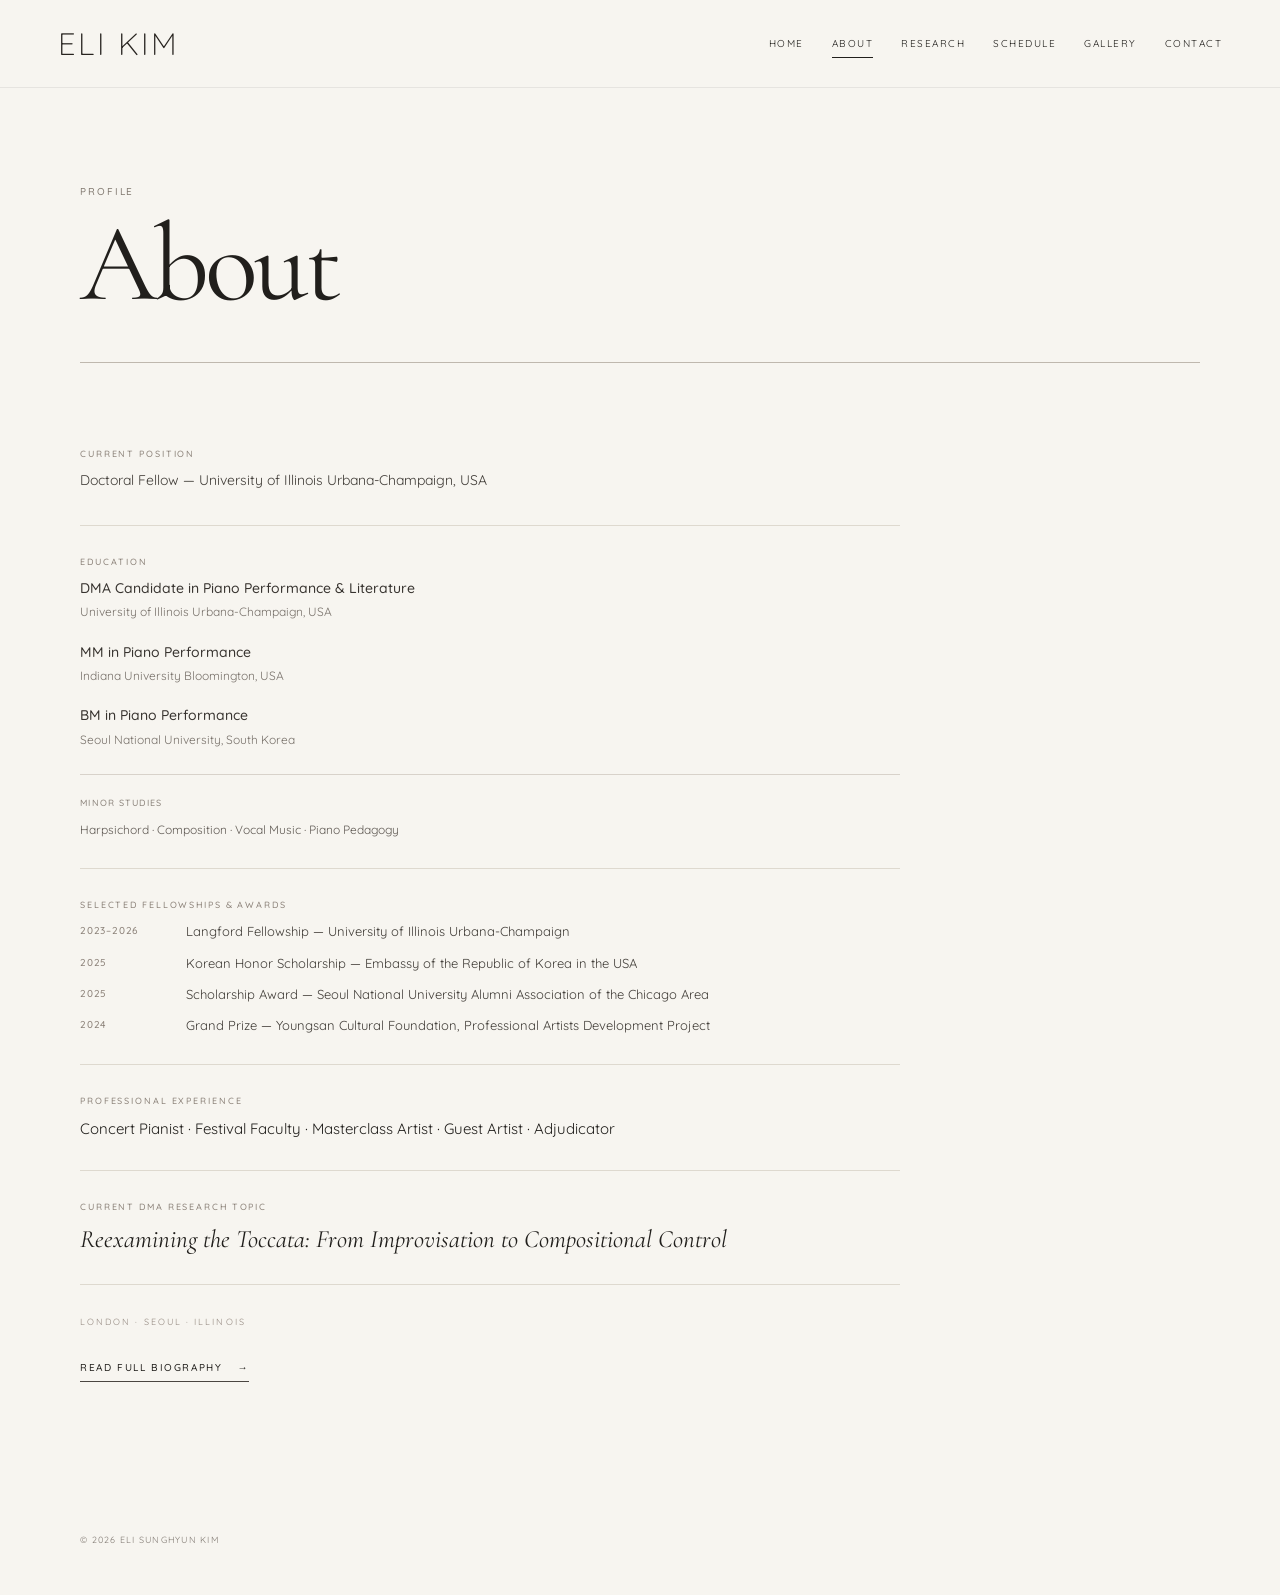
<file: about.html>
<!DOCTYPE html>
<html lang="en">

<head>
  <meta charset="UTF-8">

  <meta
    name="viewport"
    content="width=device-width, initial-scale=1.0"
  >

  <meta
    name="description"
    content="About pianist and researcher Eli Sunghyun Kim."
  >

  <title>About | Eli Sunghyun Kim</title>

  <link rel="stylesheet" href="style.css">


  <style>

    /* Standalone About page:
       remove the extra dark line */

    .standalone-about {
      border-top: 0;
    }


    /* ========================================
       EDUCATION
    ======================================== */

    .education-list {
      display: flex;
      flex-direction: column;
      gap: 18px;
    }


    .education-entry {
      margin: 0;
    }


    .education-degree {
      margin: 0 0 3px;

      font-family: "Quicksand", sans-serif;
      font-size: 14px;
      font-weight: 500;
      line-height: 1.6;

      color: #37332f;
    }


    .education-school {
      margin: 0;

      font-family: "Quicksand", sans-serif;
      font-size: 12px;
      font-weight: 400;
      line-height: 1.7;

      color: #777069;
    }


    .minor-studies {
      margin-top: 24px;
      padding-top: 20px;

      border-top: 1px solid #d8d2ca;
    }


    .minor-studies-label {
      margin: 0 0 8px;

      font-family: "Quicksand", sans-serif;
      font-size: 9px;
      font-weight: 500;

      letter-spacing: 0.14em;

      color: #8b837b;
    }


    .minor-studies-text {
      margin: 0;

      font-family: "Quicksand", sans-serif;
      font-size: 12px;
      font-weight: 400;
      line-height: 1.8;

      color: #5f5953;
    }


    @media (max-width: 760px) {

      .education-degree {
        font-size: 13px;
      }


      .education-school,
      .minor-studies-text {
        font-size: 11px;
      }

    }

  </style>

</head>


<body>

<header class="site-header">

  <a
    class="wordmark"
    href="index.html"
  >
    ELI KIM
  </a>


  <nav class="nav">

    <a href="index.html">
      HOME
    </a>

    <a
      href="about.html"
      aria-current="page"
    >
      ABOUT
    </a>

    <a href="research.html">
      RESEARCH
    </a>

    <a href="schedule.html">
      SCHEDULE
    </a>

    <a href="gallery.html">
      GALLERY
    </a>

    <a href="contact.html">
      CONTACT
    </a>

  </nav>

</header>



<main class="page-main">

  <div class="page-container">

    <p class="eyebrow">
      PROFILE
    </p>


    <h1 class="page-title">
      About
    </h1>


    <div class="page-rule"></div>



    <div class="about-content standalone-about">


      <!-- =====================================
           CURRENT POSITION
      ====================================== -->

      <div class="about-block">

        <p class="about-category">
          CURRENT POSITION
        </p>


        <div class="about-lines">

          <p>
            Doctoral Fellow —
            University of Illinois Urbana-Champaign, USA
          </p>

        </div>

      </div>



      <!-- =====================================
           EDUCATION
      ====================================== -->

      <div class="about-block">

        <p class="about-category">
          EDUCATION
        </p>


        <div class="education-list">

          <div class="education-entry">

            <p class="education-degree">
              DMA Candidate in Piano Performance &amp; Literature
            </p>

            <p class="education-school">
              University of Illinois Urbana-Champaign, USA
            </p>

          </div>


          <div class="education-entry">

            <p class="education-degree">
              MM in Piano Performance
            </p>

            <p class="education-school">
              Indiana University Bloomington, USA
            </p>

          </div>


          <div class="education-entry">

            <p class="education-degree">
              BM in Piano Performance
            </p>

            <p class="education-school">
              Seoul National University, South Korea
            </p>

          </div>

        </div>


        <div class="minor-studies">

          <p class="minor-studies-label">
            MINOR STUDIES
          </p>

          <p class="minor-studies-text">
            Harpsichord · Composition · Vocal Music · Piano Pedagogy
          </p>

        </div>

      </div>



      <!-- =====================================
           FELLOWSHIPS & AWARDS
      ====================================== -->

      <div class="about-block">

        <p class="about-category">
          SELECTED FELLOWSHIPS &amp; AWARDS
        </p>


        <div class="about-awards">

          <p>

            <span class="award-year">
              2023–2026
            </span>

            <span>
              Langford Fellowship —
              University of Illinois Urbana-Champaign
            </span>

          </p>


          <p>

            <span class="award-year">
              2025
            </span>

            <span>
              Korean Honor Scholarship —
              Embassy of the Republic of Korea in the USA
            </span>

          </p>


          <p>

            <span class="award-year">
              2025
            </span>

            <span>
              Scholarship Award —
              Seoul National University Alumni Association
              of the Chicago Area
            </span>

          </p>


          <p>

            <span class="award-year">
              2024
            </span>

            <span>
              Grand Prize —
              Youngsan Cultural Foundation,
              Professional Artists Development Project
            </span>

          </p>

        </div>

      </div>



      <!-- =====================================
           PROFESSIONAL EXPERIENCE
      ====================================== -->

      <div class="about-block">

        <p class="about-category">
          PROFESSIONAL EXPERIENCE
        </p>


        <p class="about-highlight">
          Concert Pianist · Festival Faculty · Masterclass Artist ·
          Guest Artist · Adjudicator
        </p>

      </div>



      <!-- =====================================
           RESEARCH
      ====================================== -->

      <div class="about-block">

        <p class="about-category">
          CURRENT DMA RESEARCH TOPIC
        </p>


        <p class="about-research-title">

          <em>
            Reexamining the Toccata:
            From Improvisation to Compositional Control
          </em>

        </p>

      </div>



      <p class="about-location">
        LONDON · SEOUL · ILLINOIS
      </p>


      <a
        class="bio-link"
        href="biography.html"
      >
        READ FULL BIOGRAPHY
        <span>→</span>
      </a>

    </div>

  </div>

</main>



<footer>
  © 2026 ELI SUNGHYUN KIM
</footer>


<script src="script.js"></script>

</body>

</html>
</file>
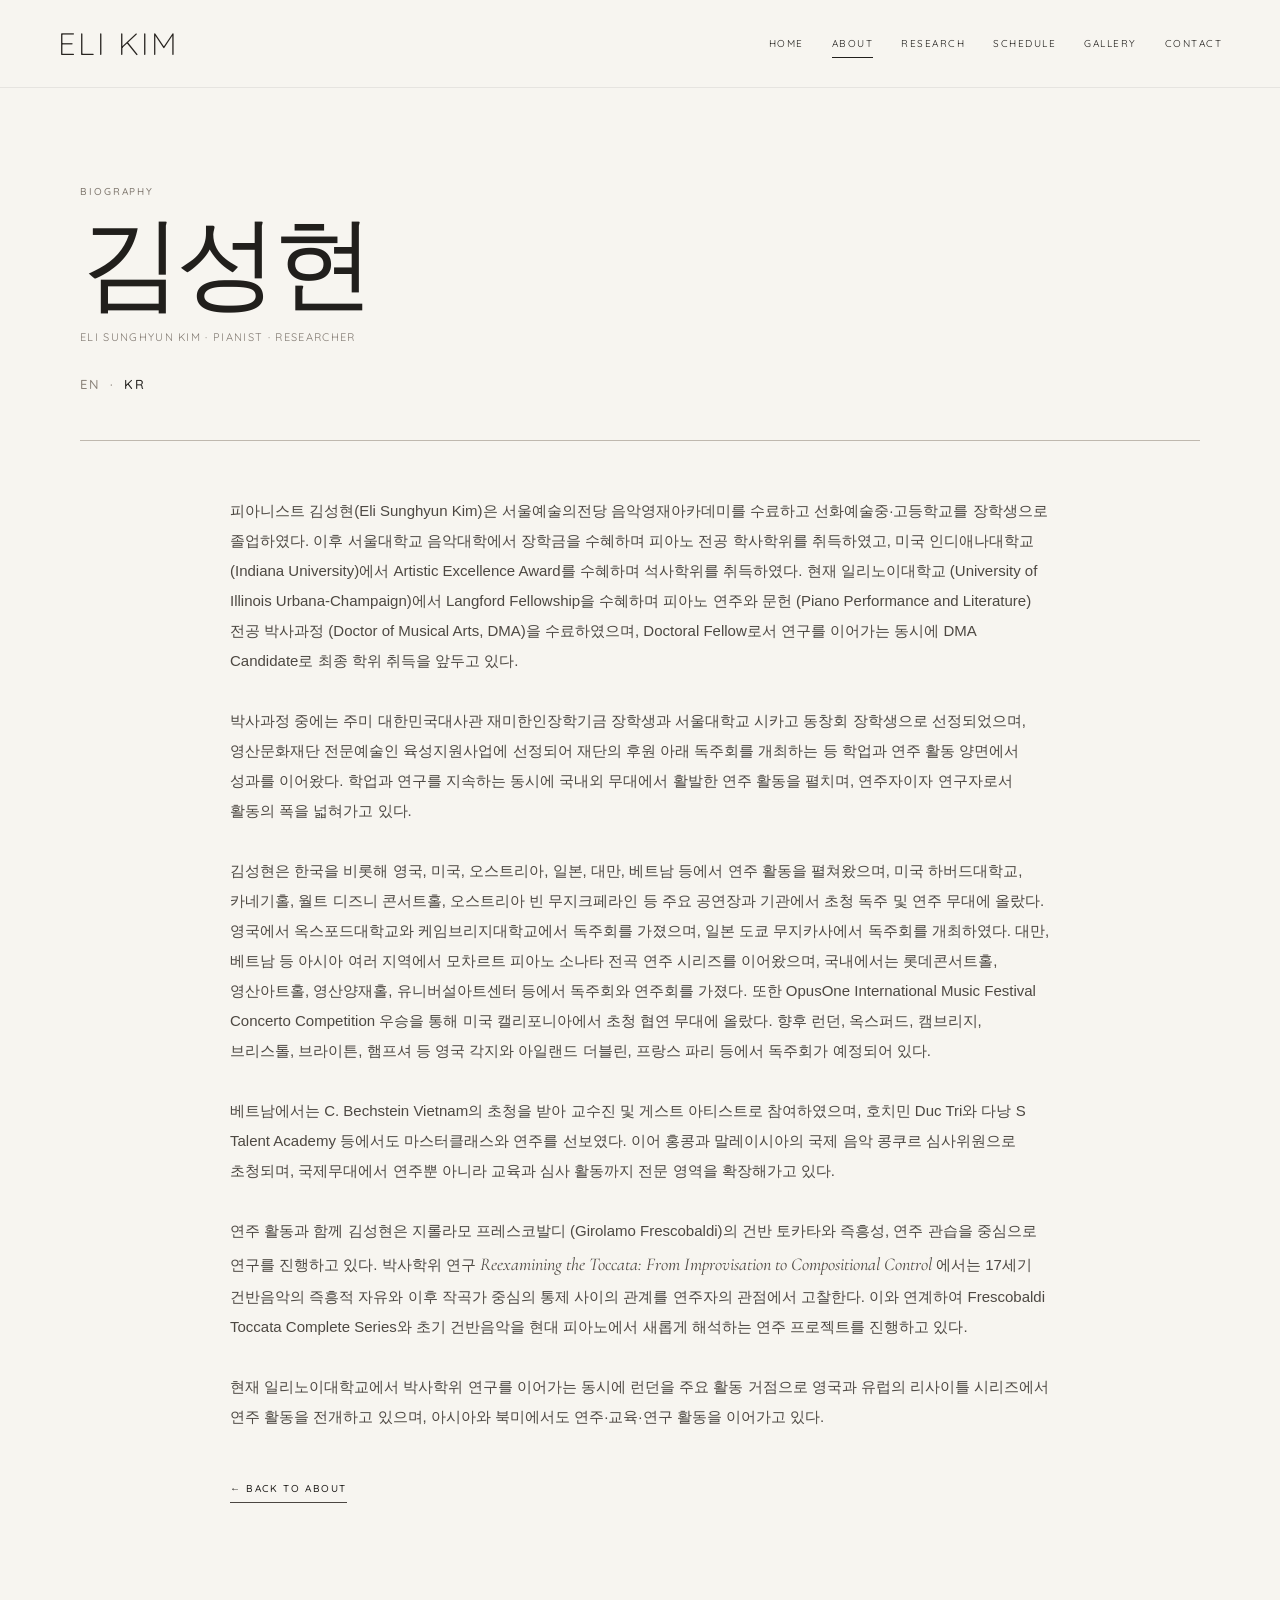
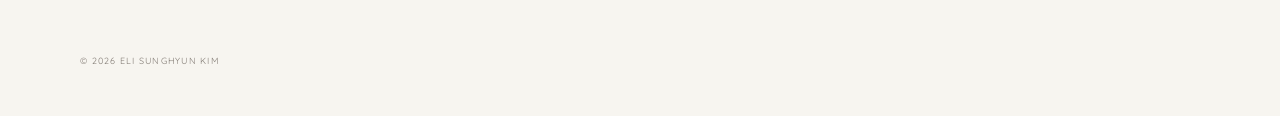
<file: biography-ko.html>
<!DOCTYPE html>
<html lang="ko">

<head>
  <meta charset="UTF-8">

  <meta
    name="viewport"
    content="width=device-width, initial-scale=1.0"
  >

  <meta
    name="description"
    content="피아니스트이자 연구자 김성현(Eli Sunghyun Kim)의 공식 한국어 바이오. 연주 활동, 학력, 수상 및 연구 경력."
  >

  <title>김성현 | 피아니스트 · 연구자</title>

  <link rel="stylesheet" href="style.css">


  <!-- English / Korean biography connection -->

  <link
    rel="alternate"
    hreflang="en"
    href="https://elikimpianist.github.io/biography.html"
  >

  <link
    rel="alternate"
    hreflang="ko"
    href="https://elikimpianist.github.io/biography-ko.html"
  >

  <link
    rel="alternate"
    hreflang="x-default"
    href="https://elikimpianist.github.io/biography.html"
  >
<!-- ========================================
     KOREAN BIOGRAPHY STRUCTURED DATA
========================================= -->

<script type="application/ld+json">
{
  "@context": "https://schema.org",
  "@type": "ProfilePage",

  "url": "https://elikimpianist.github.io/biography-ko.html",

  "inLanguage": "ko",

  "mainEntity": {
    "@type": "Person",

    "@id": "https://elikimpianist.github.io/#person",

    "name": "Eli Sunghyun Kim",

    "alternateName": [
      "김성현",
      "Sunghyun Kim"
    ],

    "url": "https://elikimpianist.github.io/",

    "jobTitle": [
      "Pianist",
      "Researcher",
      "Doctoral Fellow"
    ]
  }
}
</script>

  <style>

    /* ========================================
       KOREAN BIO TITLE
    ======================================== */

    .korean-bio-title {
      margin: 0 0 14px;

      font-family:
        "Apple SD Gothic Neo",
        "Noto Sans KR",
        "Malgun Gothic",
        sans-serif;

      font-size: clamp(70px, 8vw, 118px);

      font-weight: 400;

      line-height: 1;

      letter-spacing: -0.055em;

      color: #211f1c;
    }


    .korean-bio-subtitle {
      margin: 0;

      font-family: "Quicksand", sans-serif;

      font-size: 11px;

      font-weight: 400;

      letter-spacing: 0.12em;

      color: #827a72;
    }



    /* ========================================
       LANGUAGE SWITCH
    ======================================== */

    .bio-language-switch {
      display: flex;

      align-items: center;

      gap: 10px;

      margin-top: 26px;

      font-family: "Quicksand", sans-serif;

      font-size: 13px;

      font-weight: 500;

      letter-spacing: 0.14em;

      text-transform: uppercase;

      color: #928a82;
    }


    .bio-language-switch a {
      color: #8a8279;

      text-decoration: none;

      transition: color 0.25s ease;
    }


    .bio-language-switch a:hover {
      color: #211f1c;
    }


    .bio-language-switch .current-language {
      color: #211f1c;
    }



    /* ========================================
       BIOGRAPHY BODY
    ======================================== */

    .bio-body-wrap {
      max-width: 820px;

      margin-left: auto;

      margin-right: auto;
    }


    .korean-biography p {
      margin: 0 0 30px;

      font-family:
        "Apple SD Gothic Neo",
        "Noto Sans KR",
        "Malgun Gothic",
        sans-serif;

      font-size: 15px;

      font-weight: 400;

      line-height: 2;

      word-break: keep-all;

      overflow-wrap: break-word;

      color: #4d4842;
    }


    .korean-biography em {
      font-family: "Cormorant Garamond", serif;

      font-size: 18px;
    }


    .bio-body-wrap .bio-link {
      margin-top: 18px;
    }



    /* ========================================
       MOBILE
    ======================================== */

    @media (max-width: 760px) {

      .korean-bio-title {
        font-size: clamp(58px, 18vw, 82px);

        letter-spacing: -0.06em;
      }


      .korean-bio-subtitle {
        font-size: 10px;

        line-height: 1.7;
      }


      .bio-language-switch {
        font-size: 12px;
      }


      .bio-body-wrap {
        max-width: 100%;
      }


      .korean-biography p {
        font-size: 13px;

        line-height: 1.95;
      }

    }

  </style>

</head>


<body>

<header class="site-header">

  <a
    class="wordmark"
    href="index.html"
  >
    ELI KIM
  </a>


  <nav class="nav">

    <a href="index.html">
      HOME
    </a>

    <a
      href="about.html"
      aria-current="page"
    >
      ABOUT
    </a>

    <a href="research.html">
      RESEARCH
    </a>

    <a href="schedule.html">
      SCHEDULE
    </a>

    <a href="gallery.html">
      GALLERY
    </a>

    <a href="contact.html">
      CONTACT
    </a>

  </nav>

</header>



<main class="page-main">

  <div class="page-container">

    <p class="eyebrow">
      BIOGRAPHY
    </p>


    <h1 class="korean-bio-title">
      김성현
    </h1>


    <p class="korean-bio-subtitle">
      ELI SUNGHYUN KIM · PIANIST · RESEARCHER
    </p>



    <!-- LANGUAGE SWITCH -->

    <div
      class="bio-language-switch"
      aria-label="Biography language"
    >

      <a
        href="biography.html"
        lang="en"
      >
        EN
      </a>

      <span>
        ·
      </span>

      <span class="current-language">
        KR
      </span>

    </div>


    <div class="page-rule"></div>



    <div class="bio-body-wrap">

      <div class="korean-biography">


        <!-- EDUCATION -->

        <p>
          피아니스트 김성현(Eli Sunghyun Kim)은 서울예술의전당
          음악영재아카데미를 수료하고 선화예술중·고등학교를
          장학생으로 졸업하였다. 이후 서울대학교 음악대학에서
          장학금을 수혜하며 피아노 전공 학사학위를 취득하였고,
          미국 인디애나대학교(Indiana University)에서
          Artistic Excellence Award를 수혜하며 석사학위를 취득하였다.
          현재 일리노이대학교
          (University of Illinois Urbana-Champaign)에서
          Langford Fellowship을 수혜하며 피아노 연주와 문헌
          (Piano Performance and Literature) 전공 박사과정
          (Doctor of Musical Arts, DMA)을 수료하였으며,
          Doctoral Fellow로서 연구를 이어가는 동시에
          DMA Candidate로 최종 학위 취득을 앞두고 있다.
        </p>



        <!-- DOCTORAL AWARDS -->

     <p>
  박사과정 중에는 주미 대한민국대사관 재미한인장학기금 장학생과
  서울대학교 시카고 동창회 장학생으로 선정되었으며,
  영산문화재단 전문예술인 육성지원사업에 선정되어
  재단의 후원 아래 독주회를 개최하는 등
  학업과 연주 활동 양면에서 성과를 이어왔다.
  학업과 연구를 지속하는 동시에 국내외 무대에서 활발한 연주 활동을 펼치며,
  연주자이자 연구자로서 활동의 폭을 넓혀가고 있다.
</p>



        <!-- PERFORMANCE -->

       <p>
  김성현은 한국을 비롯해 영국, 미국, 오스트리아, 일본, 대만, 베트남 등에서
  연주 활동을 펼쳐왔으며, 미국 하버드대학교, 카네기홀, 월트 디즈니 콘서트홀,
  오스트리아 빈 무지크페라인 등 주요 공연장과 기관에서 초청 독주 및 연주 무대에 올랐다.
  영국에서 옥스포드대학교와 케임브리지대학교에서 독주회를 가졌으며,
  일본 도쿄 무지카사에서 독주회를 개최하였다. 대만, 베트남 등 아시아 여러 지역에서
  모차르트 피아노 소나타 전곡 연주 시리즈를 이어왔으며, 국내에서는 롯데콘서트홀, 영산아트홀, 영산양재홀,
  유니버설아트센터 등에서 독주회와 연주회를 가졌다.
  또한 OpusOne International Music Festival Concerto Competition 우승을 통해
  미국 캘리포니아에서 초청 협연 무대에 올랐다. 향후 런던, 옥스퍼드, 캠브리지, 브리스톨,
  브라이튼, 햄프셔 등 영국 각지와 아일랜드 더블린, 프랑스 파리 등에서 독주회가 예정되어 있다.
</p>


        <!-- PROFESSIONAL ACTIVITIES -->

        <p>
  베트남에서는 C. Bechstein Vietnam의 초청을 받아 
  교수진 및 게스트 아티스트로 참여하였으며, 호치민 Duc Tri와 다낭 S Talent Academy 등에서도
  마스터클래스와 연주를 선보였다. 이어 홍콩과 말레이시아의 국제 음악 콩쿠르
  심사위원으로 초청되며, 국제무대에서 연주뿐 아니라 교육과 심사 활동까지
  전문 영역을 확장해가고 있다.
</p>



        <!-- RESEARCH -->

        <p>
          연주 활동과 함께 김성현은 지롤라모 프레스코발디
          (Girolamo Frescobaldi)의 건반 토카타와 즉흥성,
          연주 관습을 중심으로 연구를 진행하고 있다.
          박사학위 연구
          <em>
            Reexamining the Toccata:
            From Improvisation to Compositional Control
          </em>
          에서는 17세기 건반음악의 즉흥적 자유와 이후 작곡가 중심의
          통제 사이의 관계를 연주자의 관점에서 고찰한다.
          이와 연계하여 Frescobaldi Toccata Complete Series와
          초기 건반음악을 현대 피아노에서 새롭게 해석하는
          연주 프로젝트를 진행하고 있다.
        </p>



        <!-- CURRENT -->

        <p>
          현재 일리노이대학교에서 박사학위 연구를 이어가는 동시에
          런던을 주요 활동 거점으로 영국과 유럽의 리사이틀 시리즈에서
          연주 활동을 전개하고 있으며, 아시아와 북미에서도
          연주·교육·연구 활동을 이어가고 있다.
        </p>

      </div>



      <a
        class="bio-link"
        href="about.html"
      >
        ← BACK TO ABOUT
      </a>

    </div>

  </div>

</main>



<footer>
  © 2026 ELI SUNGHYUN KIM
</footer>


<script src="script.js"></script>

</body>

</html>
</file>
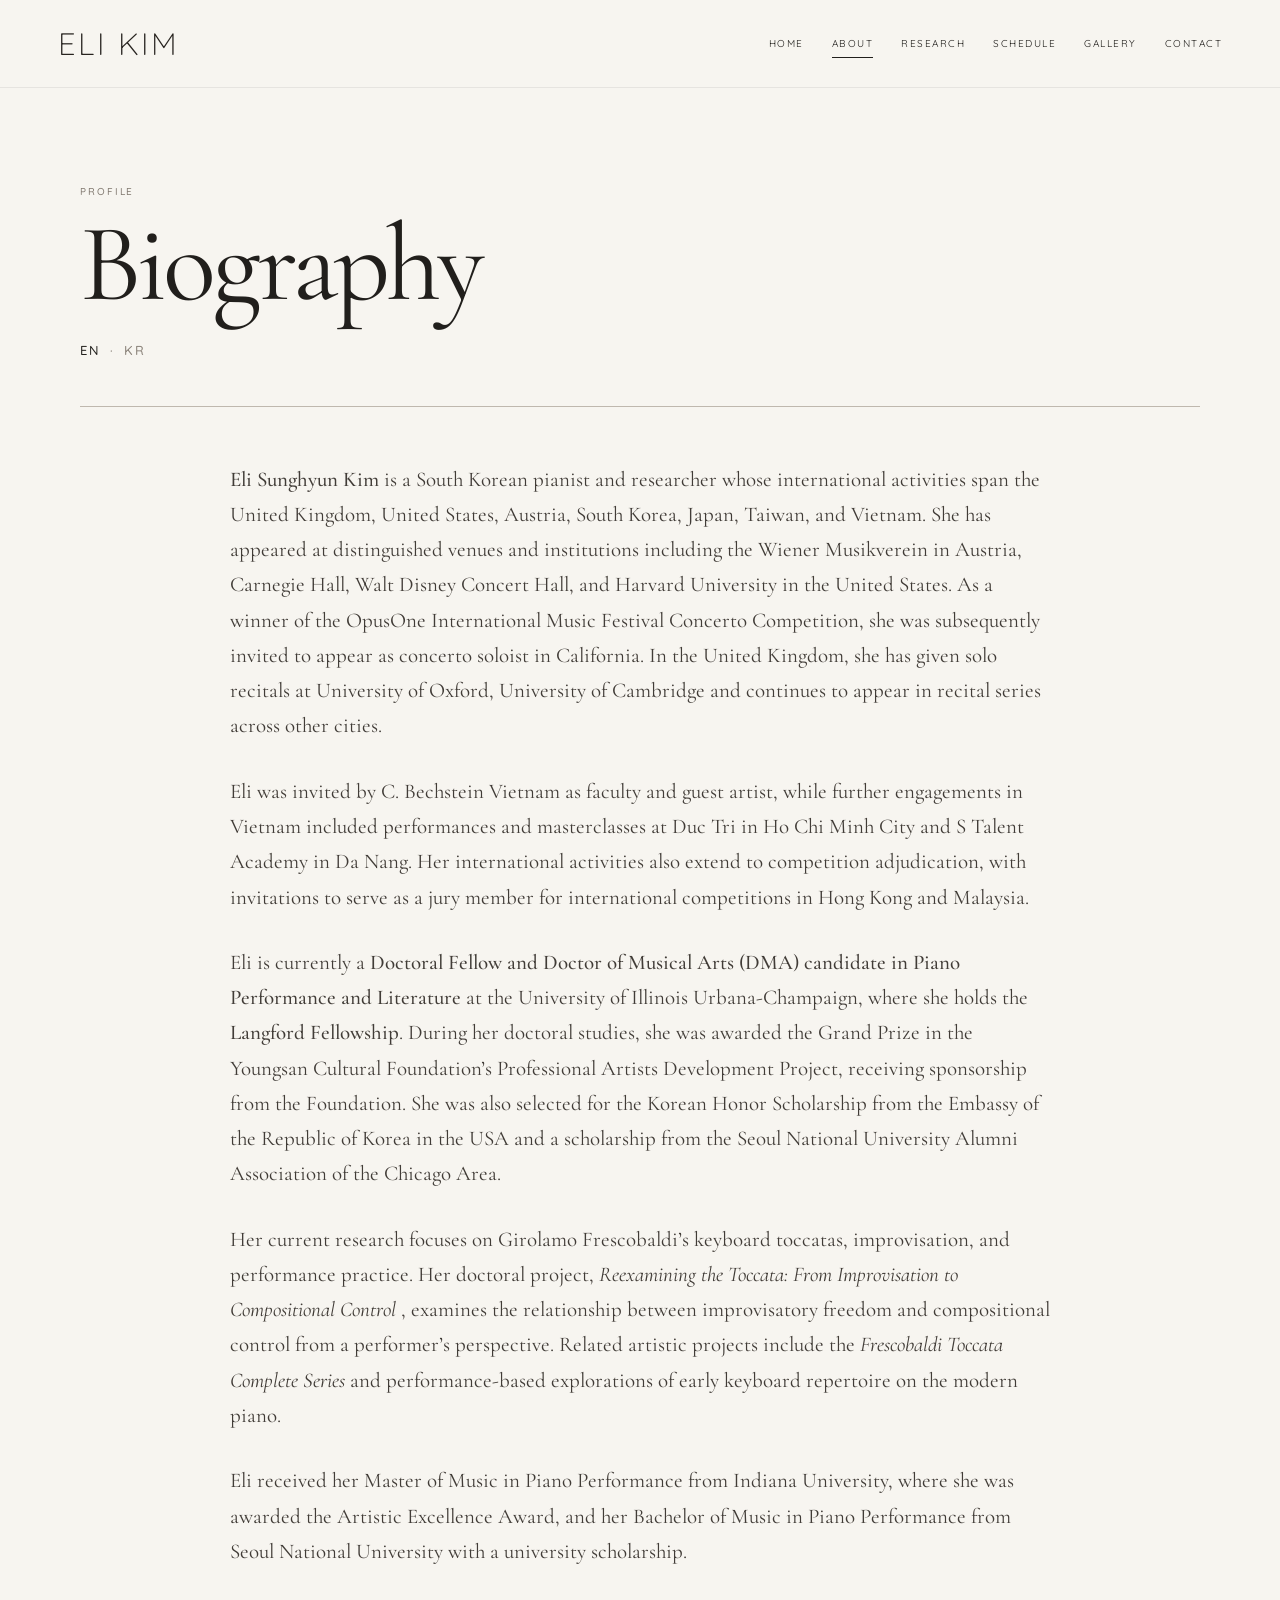
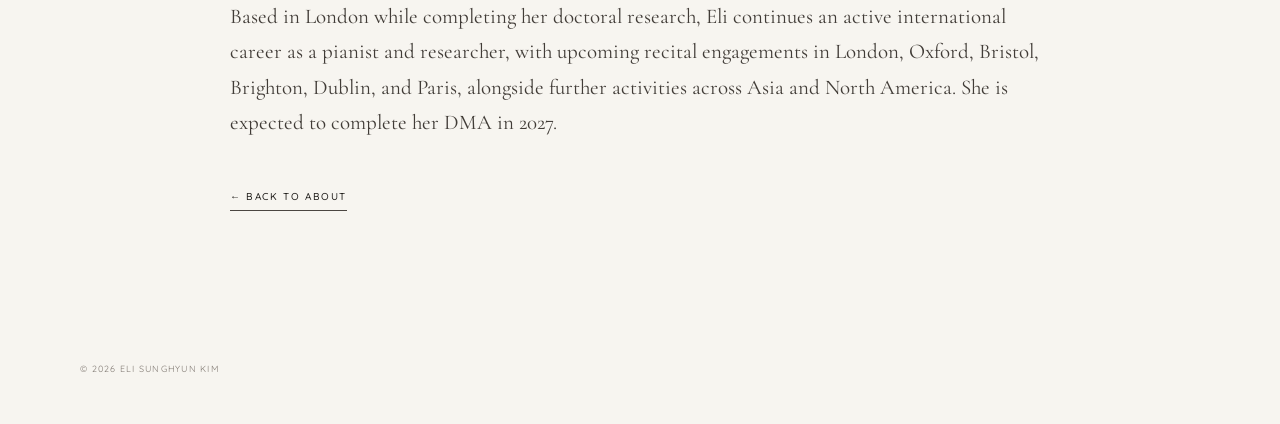
<file: biography.html>
<!DOCTYPE html>
<html lang="en">

<head>
  <meta charset="UTF-8">

  <meta
    name="viewport"
    content="width=device-width, initial-scale=1.0"
  >

  <meta
    name="description"
    content="Biography of South Korean pianist and researcher Eli Sunghyun Kim."
  >

  <title>Biography | Eli Sunghyun Kim</title>

  <link rel="stylesheet" href="style.css">


  <!-- English / Korean biography connection -->

  <link
    rel="alternate"
    hreflang="en"
    href="https://elikimpianist.github.io/biography.html"
  >

  <link
    rel="alternate"
    hreflang="ko"
    href="https://elikimpianist.github.io/biography-ko.html"
  >

  <link
    rel="alternate"
    hreflang="x-default"
    href="https://elikimpianist.github.io/biography.html"
  >

<!-- ========================================
     ENGLISH BIOGRAPHY STRUCTURED DATA
========================================= -->

<script type="application/ld+json">
{
  "@context": "https://schema.org",
  "@type": "ProfilePage",

  "url": "https://elikimpianist.github.io/biography.html",

  "inLanguage": "en",

  "mainEntity": {
    "@type": "Person",

    "@id": "https://elikimpianist.github.io/#person",

    "name": "Eli Sunghyun Kim",

    "alternateName": [
      "김성현",
      "Sunghyun Kim"
    ],

    "url": "https://elikimpianist.github.io/",

    "jobTitle": [
      "Pianist",
      "Researcher",
      "Doctoral Fellow"
    ]
  }
}
</script>
  <style>

    /* ========================================
       LANGUAGE SWITCH
    ======================================== */

    .bio-language-switch {
      display: flex;
      align-items: center;
      gap: 10px;

      margin-top: 22px;

      font-family: "Quicksand", sans-serif;
      font-size: 13px;
      font-weight: 500;

      letter-spacing: 0.14em;
      text-transform: uppercase;

      color: #928a82;
    }


    .bio-language-switch a {
      color: #8a8279;
      text-decoration: none;

      transition: color 0.25s ease;
    }


    .bio-language-switch a:hover {
      color: #211f1c;
    }


    .bio-language-switch .current-language {
      color: #211f1c;
    }



    /* ========================================
       BIOGRAPHY WIDTH
    ======================================== */

    .bio-body-wrap {
      max-width: 820px;

      margin-left: auto;
      margin-right: auto;
    }


    .biography-content p {
      margin: 0 0 30px;

      font-family: "Cormorant Garamond", serif;

      font-size: 21px;
      font-weight: 400;

      line-height: 1.68;

      color: #413c37;
    }


    .biography-content strong {
      font-weight: 500;
    }


    .biography-content em {
      font-style: italic;
    }


    .bio-body-wrap .bio-link {
      margin-top: 18px;
    }



    /* ========================================
       MOBILE
    ======================================== */

    @media (max-width: 760px) {

      .bio-language-switch {
        font-size: 12px;
      }


      .bio-body-wrap {
        max-width: 100%;
      }


      .biography-content p {
        font-size: 18px;

        line-height: 1.7;
      }

    }

  </style>

</head>


<body>

<header class="site-header">

  <a
    class="wordmark"
    href="index.html"
  >
    ELI KIM
  </a>


  <nav class="nav">

    <a href="index.html">
      HOME
    </a>

    <a
      href="about.html"
      aria-current="page"
    >
      ABOUT
    </a>

    <a href="research.html">
      RESEARCH
    </a>

    <a href="schedule.html">
      SCHEDULE
    </a>

    <a href="gallery.html">
      GALLERY
    </a>

    <a href="contact.html">
      CONTACT
    </a>

  </nav>

</header>



<main class="page-main">

  <div class="page-container">

    <p class="eyebrow">
      PROFILE
    </p>


    <h1 class="page-title">
      Biography
    </h1>


    <!-- LANGUAGE SWITCH -->

    <div
      class="bio-language-switch"
      aria-label="Biography language"
    >

      <span class="current-language">
        EN
      </span>

      <span>
        ·
      </span>

      <a
        href="biography-ko.html"
        lang="ko"
      >
        KR
      </a>

    </div>


    <div class="page-rule"></div>



    <div class="bio-body-wrap">

      <div class="biography-content">

       <p>
  <strong>Eli Sunghyun Kim</strong> is a South Korean pianist and researcher whose
  international activities span the United Kingdom, United States, Austria,
  South Korea, Japan, Taiwan, and Vietnam. She has appeared at distinguished
  venues and institutions including the Wiener Musikverein in Austria,
  Carnegie Hall, Walt Disney Concert Hall, and Harvard University in the United States.
  As a winner of the OpusOne International Music Festival Concerto Competition,
  she was subsequently invited to appear as concerto soloist in California.
  In the United Kingdom, she has given solo recitals at University of Oxford, University of Cambridge
  and continues to appear in recital series across other cities.
</p>

<p>
  Eli was invited by C. Bechstein Vietnam as faculty and guest artist,
  while further engagements in Vietnam included performances and masterclasses
  at Duc Tri in Ho Chi Minh City and S Talent Academy in Da Nang.
  Her international activities also extend to competition adjudication,
  with invitations to serve as a jury member for international competitions
  in Hong Kong and Malaysia.
</p>

<p>
  Eli is currently a
  <strong>
    Doctoral Fellow and Doctor of Musical Arts (DMA) candidate in Piano Performance and Literature
  </strong>
  at the University of Illinois Urbana-Champaign, where she holds the
  <strong>Langford Fellowship</strong>.
  During her doctoral studies, she was awarded the Grand Prize in the
  Youngsan Cultural Foundation’s Professional Artists Development Project,
  receiving sponsorship from the Foundation. She was also selected for the
  Korean Honor Scholarship from the Embassy of the Republic of Korea in the USA
  and a scholarship from the Seoul National University Alumni Association
  of the Chicago Area.
</p>

<p>
  Her current research focuses on Girolamo Frescobaldi’s keyboard toccatas,
  improvisation, and performance practice. Her doctoral project,
  <em>
    Reexamining the Toccata: From Improvisation to Compositional Control
  </em>,
  examines the relationship between improvisatory freedom and compositional
  control from a performer’s perspective. Related artistic projects include
  the <em>Frescobaldi Toccata Complete Series</em> and performance-based
  explorations of early keyboard repertoire on the modern piano.
</p>

<p>
  Eli received her Master of Music in Piano Performance from Indiana University,
  where she was awarded the Artistic Excellence Award, and her Bachelor of Music
  in Piano Performance from Seoul National University with a university scholarship.
</p>

<p>
  Based in London while completing her doctoral research, Eli continues an active
  international career as a pianist and researcher, with upcoming recital engagements
  in London, Oxford, Bristol, Brighton, Dublin, and Paris, alongside further activities
  across Asia and North America. She is expected to complete her DMA in 2027.
</p>
      
      </div>


      <a
        class="bio-link"
        href="about.html"
      >
        ← BACK TO ABOUT
      </a>

    </div>

  </div>

</main>



<footer>
  © 2026 ELI SUNGHYUN KIM
</footer>


<script src="script.js"></script>

</body>

</html>
</file>
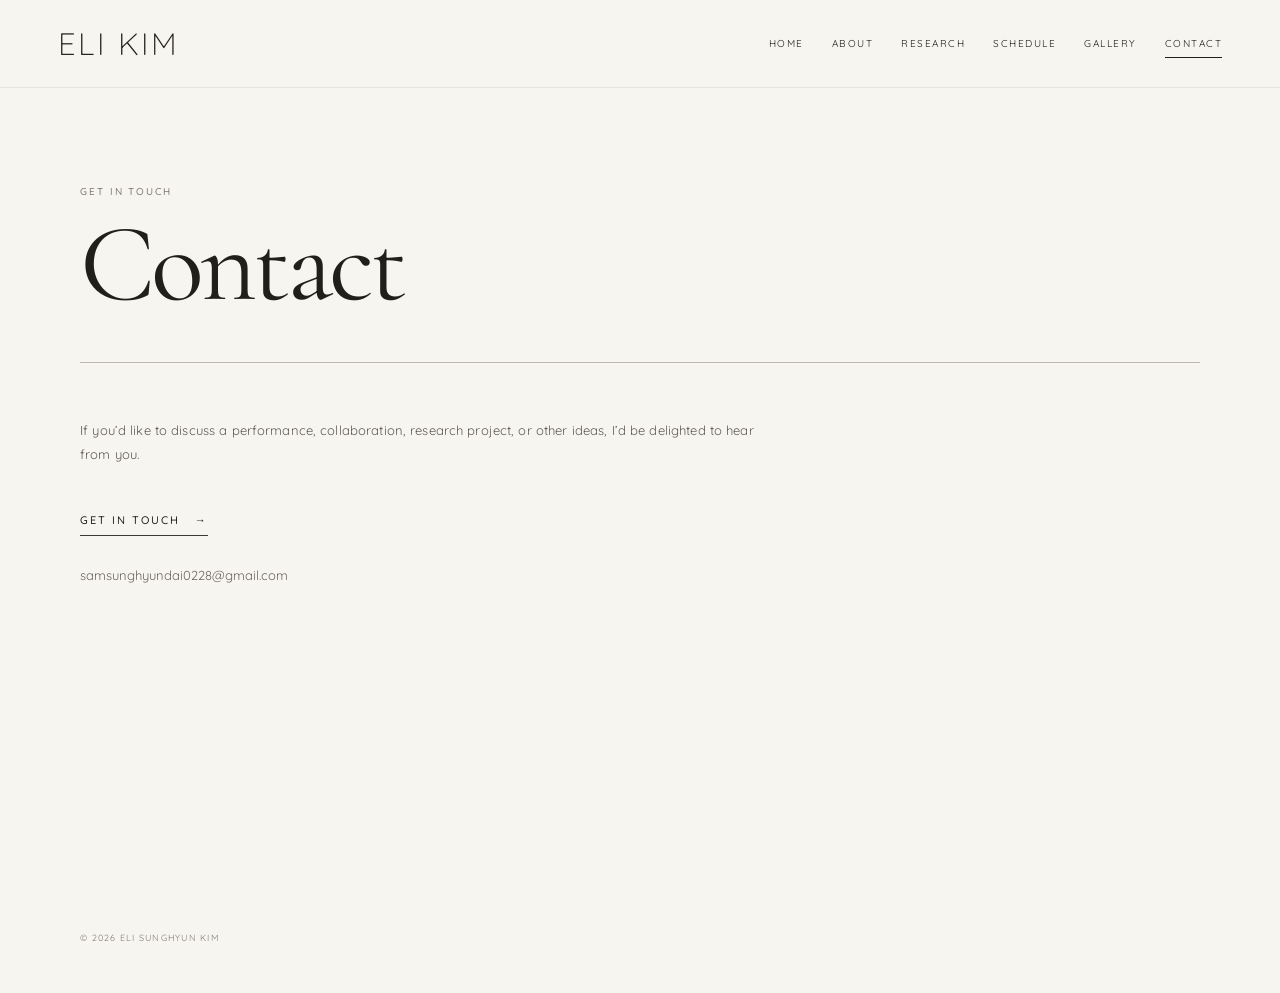
<file: contact.html>
<!DOCTYPE html>
<html lang="en">

<head>
  <meta charset="UTF-8">

  <meta
    name="viewport"
    content="width=device-width, initial-scale=1.0"
  >

  <title>Contact | Eli Sunghyun Kim</title>

  <link rel="stylesheet" href="style.css">
</head>


<body>

  <header class="site-header">

    <a
      class="wordmark"
      href="index.html"
    >
      ELI KIM
    </a>


    <nav class="nav">

      <a href="index.html">
        HOME
      </a>

      <a href="about.html">
        ABOUT
      </a>

      <a href="research.html">
        RESEARCH
      </a>

      <a href="schedule.html">
        SCHEDULE
      </a>

      <a href="gallery.html">
        GALLERY
      </a>

      <a
        href="contact.html"
        aria-current="page"
      >
        CONTACT
      </a>

    </nav>

  </header>



  <main class="page-main contact-page">

    <div class="page-container">

      <p class="eyebrow">
        GET IN TOUCH
      </p>


      <h1 class="page-title">
        Contact
      </h1>


      <div class="page-rule"></div>


      <div class="contact-large">

        <p>

          If you’d like to discuss a performance,
          collaboration, research project, or other ideas,
          I’d be delighted to hear from you.

        </p>


        <a
          href="mailto:samsunghyundai0228@gmail.com"
          class="contact-main-link"
        >
          GET IN TOUCH
          <span>→</span>
        </a>


        <a
          href="mailto:samsunghyundai0228@gmail.com"
          class="contact-address"
        >
          samsunghyundai0228@gmail.com
        </a>

      </div>

    </div>

  </main>



  <footer>
    © 2026 ELI SUNGHYUN KIM
  </footer>


  <script src="script.js"></script>

</body>

</html>
</file>
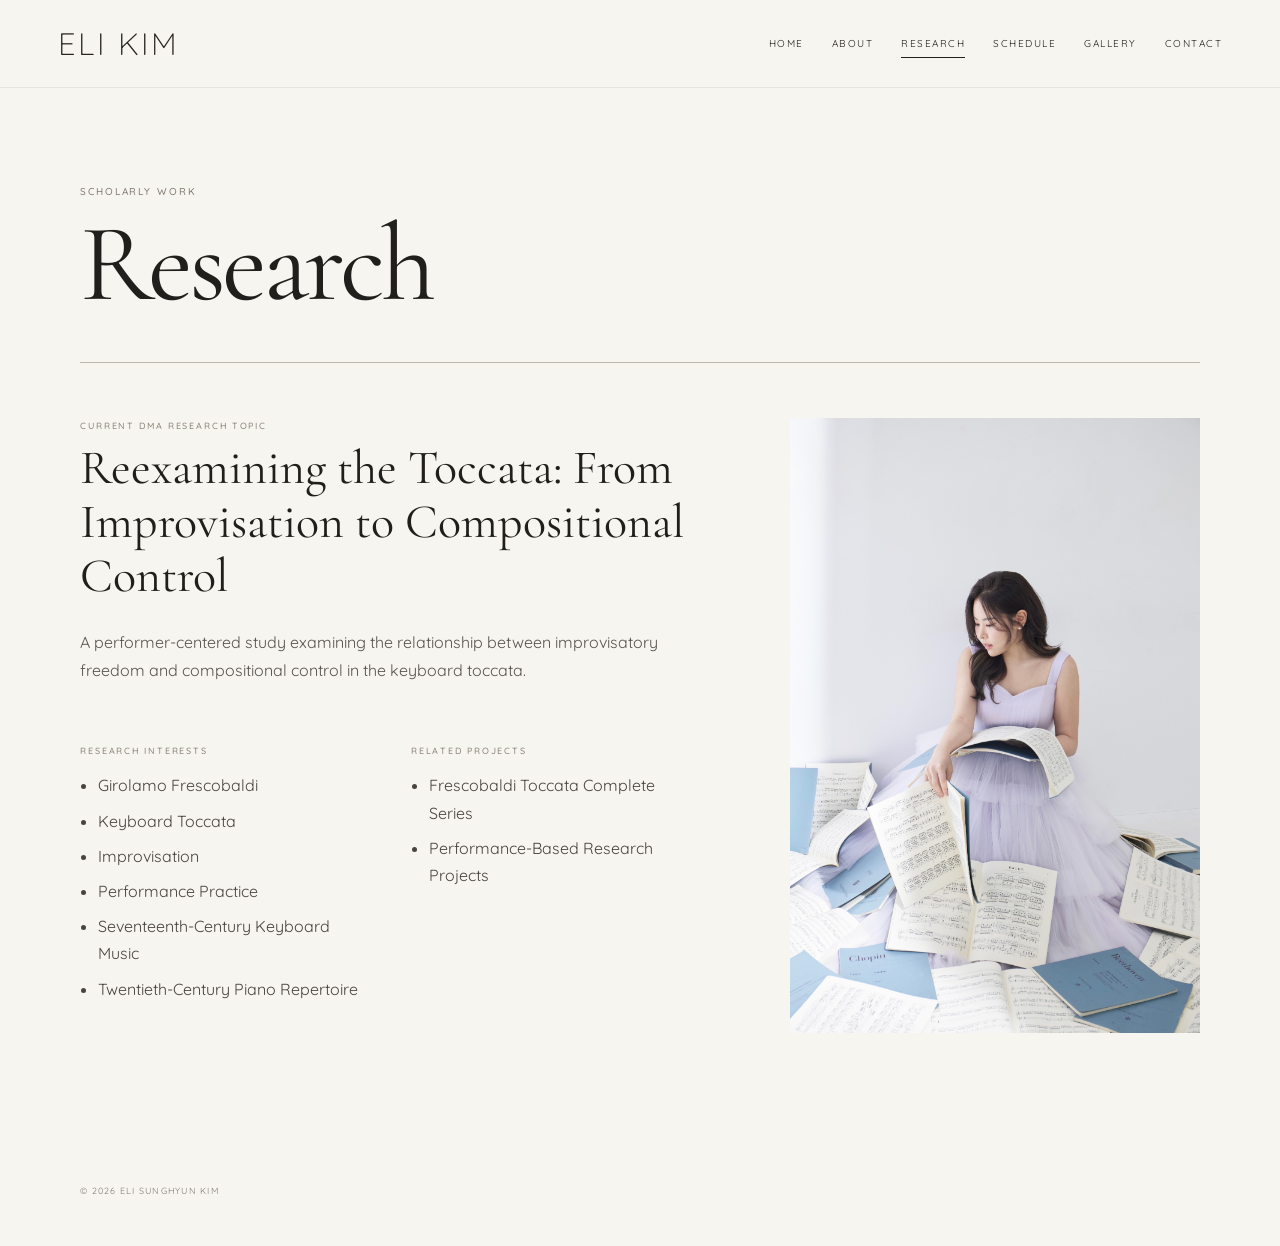
<file: research.html>
<!DOCTYPE html>
<html lang="en">

<head>
  <meta charset="UTF-8">

  <meta
    name="viewport"
    content="width=device-width, initial-scale=1.0"
  >

  <title>Research | Eli Sunghyun Kim</title>

  <link rel="stylesheet" href="style.css">
</head>


<body>

  <header class="site-header">

    <a
      class="wordmark"
      href="index.html"
    >
      ELI KIM
    </a>


    <nav class="nav">

      <a href="index.html">
        HOME
      </a>

      <a href="about.html">
        ABOUT
      </a>

      <a
        href="research.html"
        aria-current="page"
      >
        RESEARCH
      </a>

      <a href="schedule.html">
        SCHEDULE
      </a>

      <a href="gallery.html">
        GALLERY
      </a>

      <a href="contact.html">
        CONTACT
      </a>

    </nav>

  </header>



  <main class="page-main">

    <div class="page-container">

      <p class="eyebrow">
        SCHOLARLY WORK
      </p>


      <h1 class="page-title">
        Research
      </h1>


      <div class="page-rule"></div>


      <div class="research-grid">

        <div>

          <div class="research-block">

            <p class="small-label">
              CURRENT DMA RESEARCH TOPIC
            </p>


            <h3>
              Reexamining the Toccata:
              From Improvisation to Compositional Control
            </h3>


            <p>
              A performer-centered study examining the relationship
              between improvisatory freedom and compositional control
              in the keyboard toccata.
            </p>

          </div>


          <div class="research-info">

            <div>

              <p class="small-label">
                RESEARCH INTERESTS
              </p>

              <ul>
                <li>Girolamo Frescobaldi</li>
                <li>Keyboard Toccata</li>
                <li>Improvisation</li>
                <li>Performance Practice</li>
                <li>Seventeenth-Century Keyboard Music</li>
                <li>Twentieth-Century Piano Repertoire</li>
              </ul>

            </div>


            <div>

              <p class="small-label">
                RELATED PROJECTS
              </p>

              <ul>
                <li>
                  Frescobaldi Toccata Complete Series
                </li>

                <li>
                  Performance-Based Research Projects
                </li>
              </ul>

            </div>

          </div>

        </div>


        <div class="research-image-wrap">

          <img
            class="research-image"
            src="eli-research.jpg"
            alt="Eli Sunghyun Kim with musical scores"
          >

        </div>

      </div>

    </div>

  </main>



  <footer>
    © 2026 ELI SUNGHYUN KIM
  </footer>


  <script src="script.js"></script>

</body>

</html>
</file>
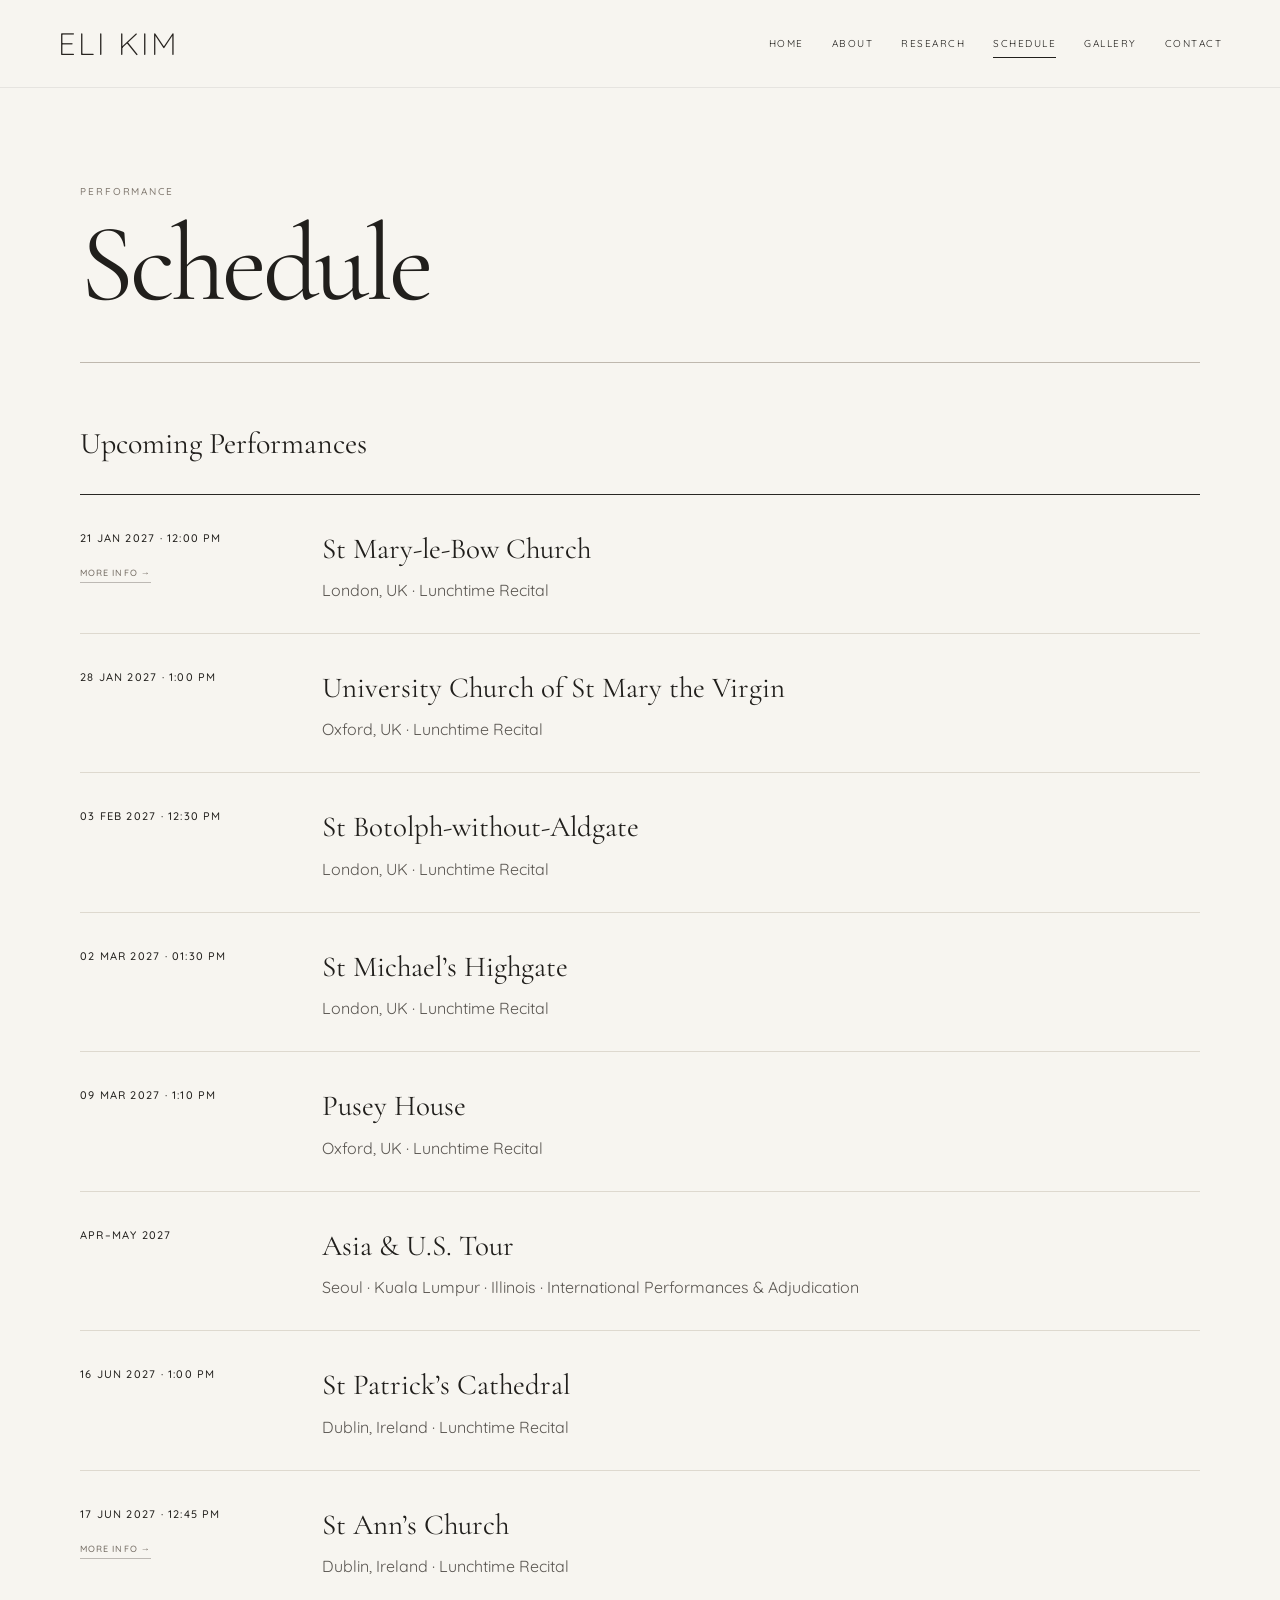
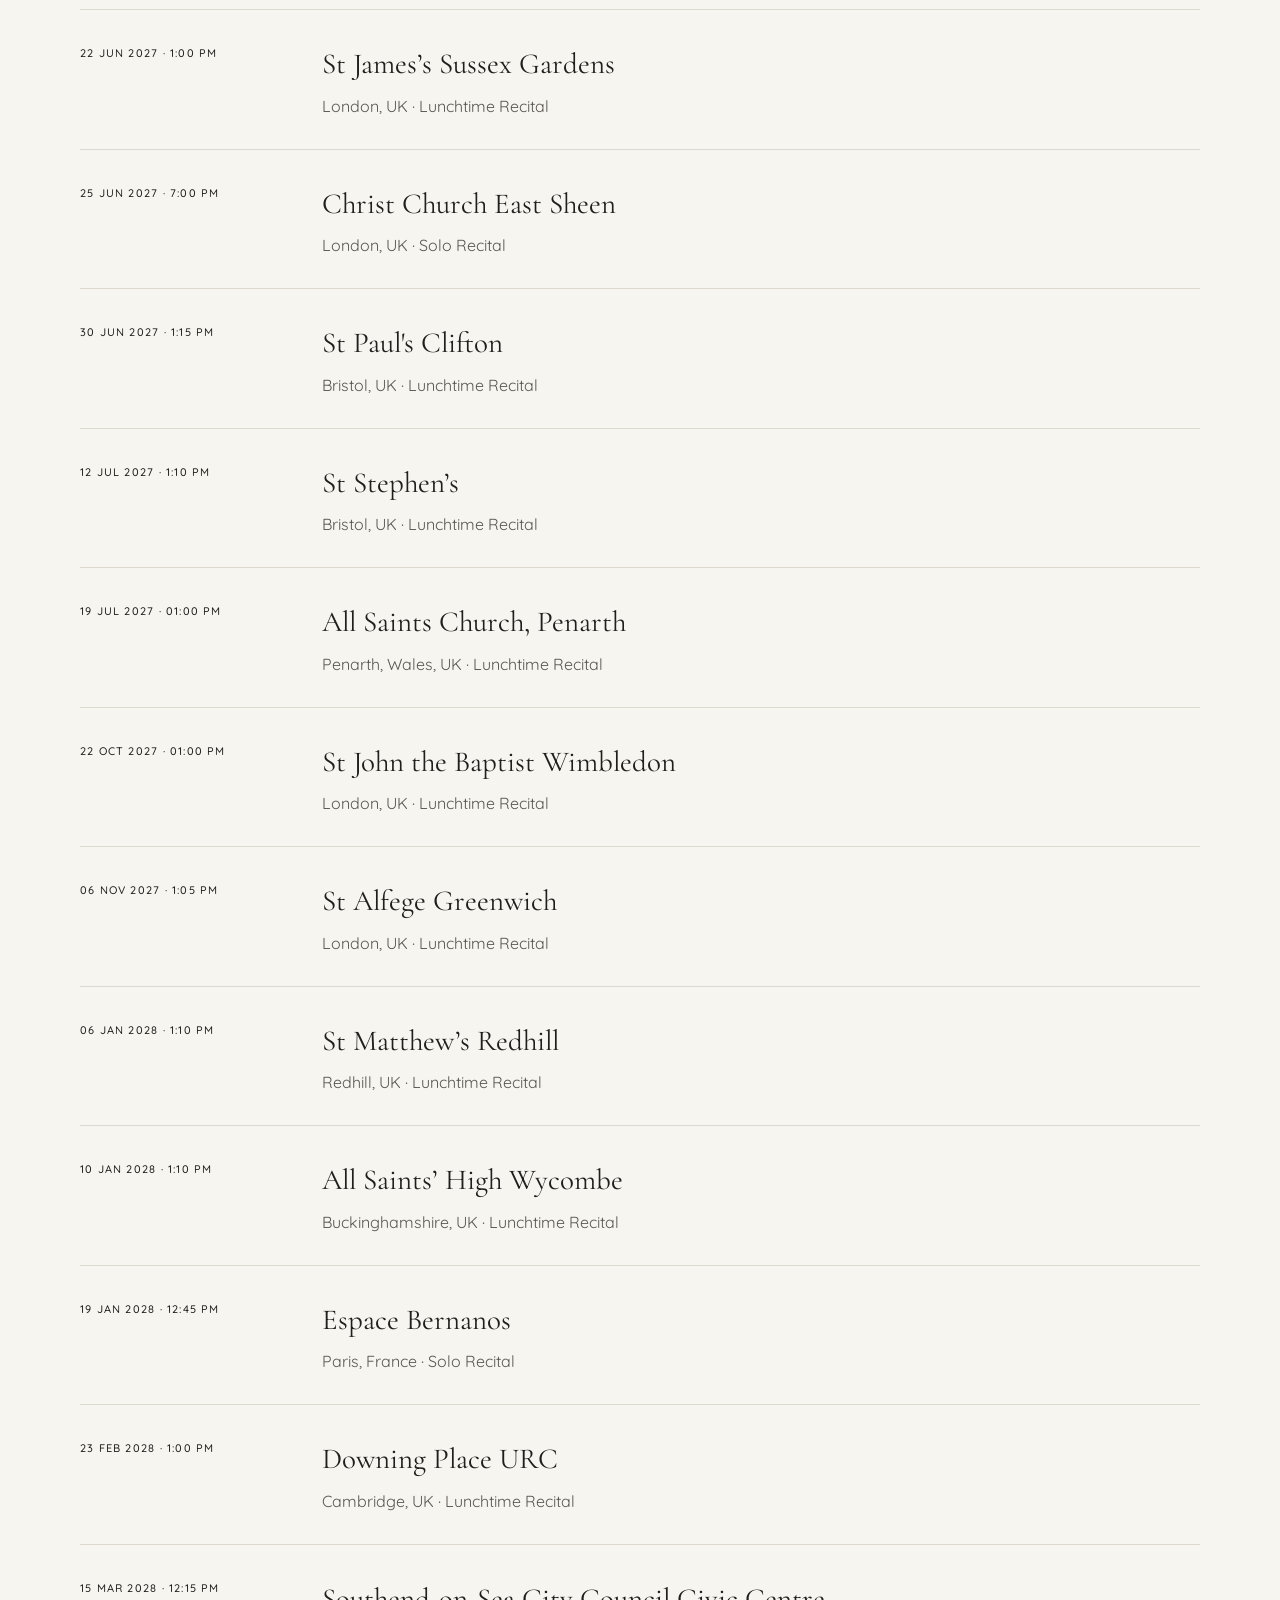
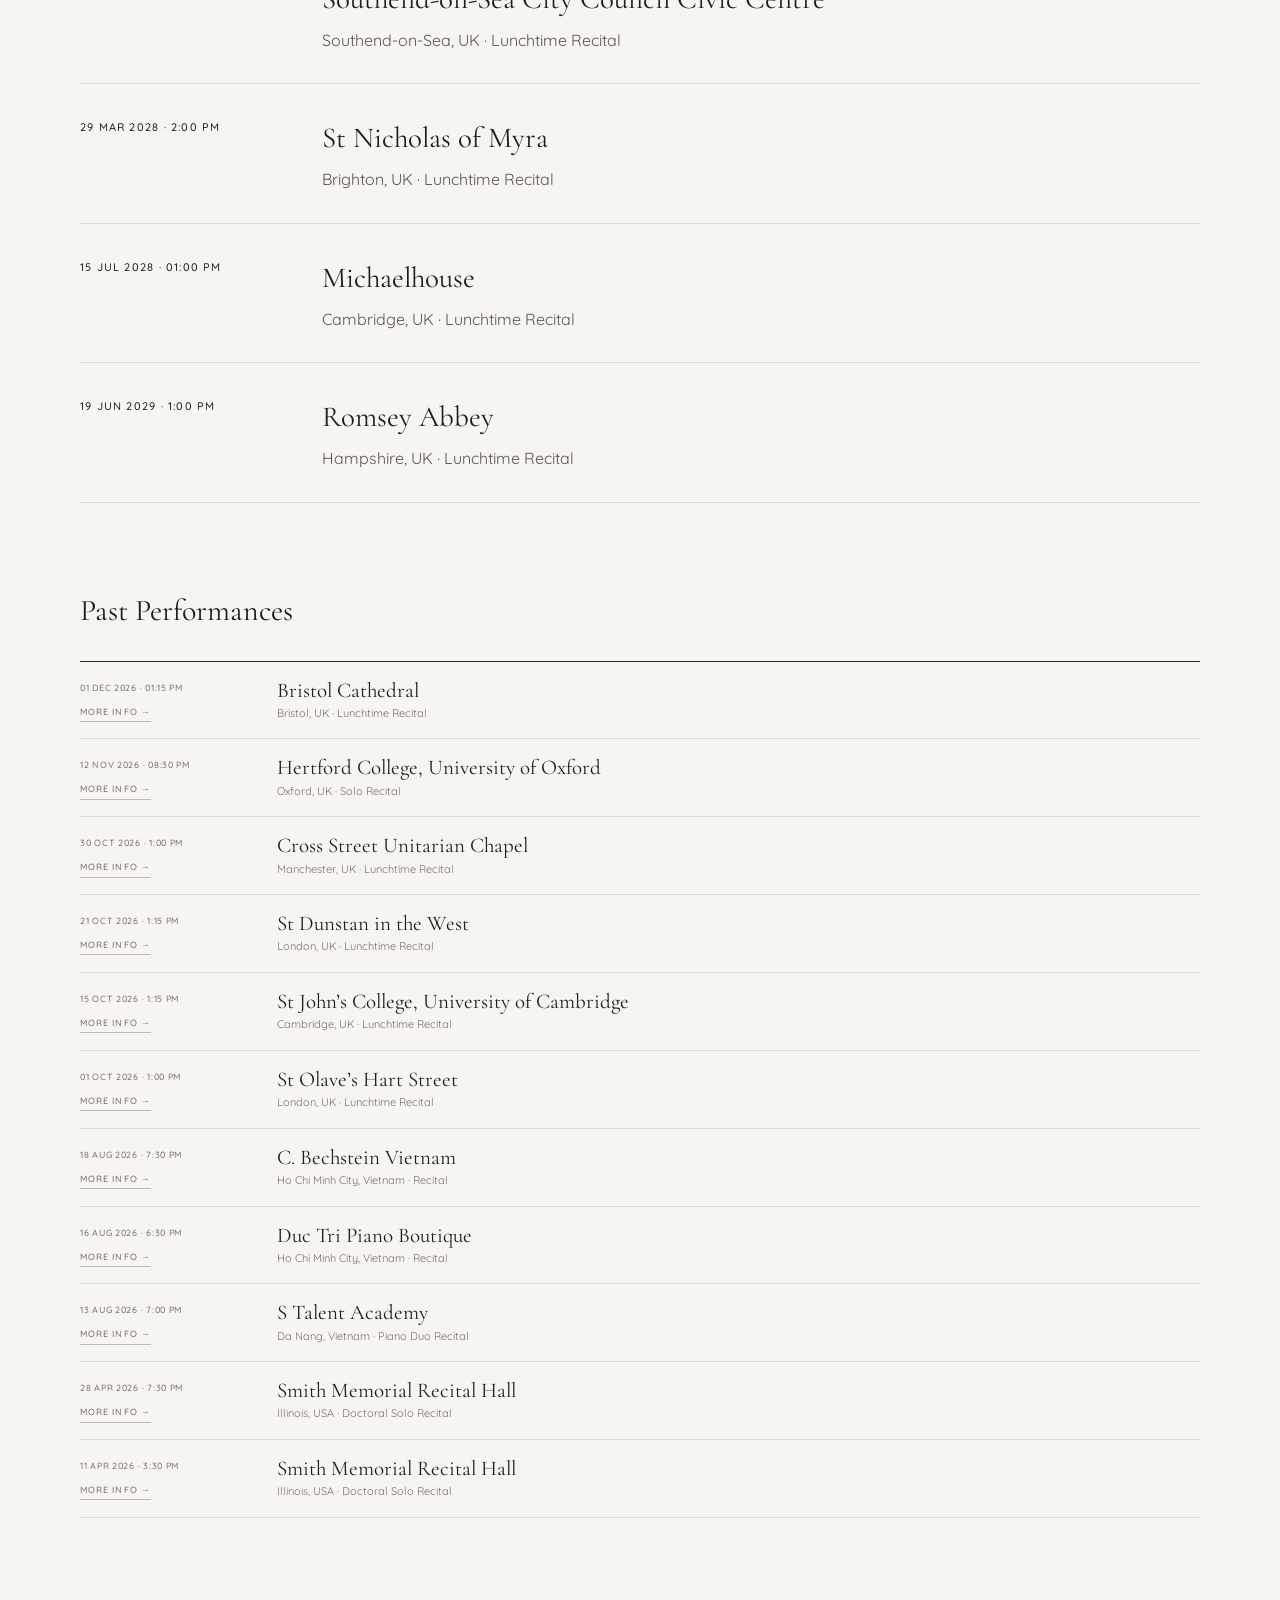
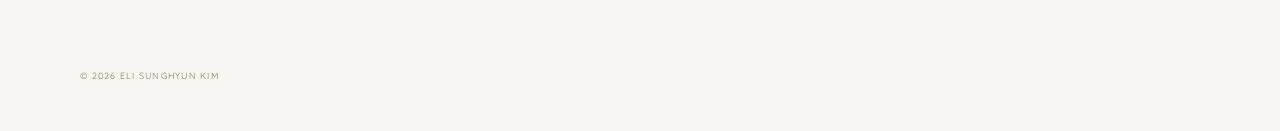
<file: schedule.html>
<!DOCTYPE html>
<html lang="en">

<head>
  <meta charset="UTF-8">

  <meta
    name="viewport"
    content="width=device-width, initial-scale=1.0"
  >

  <title>Schedule | Eli Sunghyun Kim</title>

  <link rel="stylesheet" href="style.css">
</head>


<body>

  <header class="site-header">

    <a
      class="wordmark"
      href="index.html"
    >
      ELI KIM
    </a>


    <nav class="nav">

      <a href="index.html">
        HOME
      </a>

      <a href="about.html">
        ABOUT
      </a>

      <a href="research.html">
        RESEARCH
      </a>

      <a
        href="schedule.html"
        aria-current="page"
      >
        SCHEDULE
      </a>

      <a href="gallery.html">
        GALLERY
      </a>

      <a href="contact.html">
        CONTACT
      </a>

    </nav>

  </header>



  <main class="page-main">

    <div class="page-container">

      <p class="eyebrow">
        PERFORMANCE
      </p>


      <h1 class="page-title">
        Schedule
      </h1>


      <div class="page-rule"></div>


      <h3 class="subheading">
        Upcoming Performances
      </h3>


      <div
        id="upcoming-list"
        class="schedule-list"
      ></div>


      <div class="subsection">

        <h3 class="subheading">
          Past Performances
        </h3>


        <div
          id="past-list"
          class="schedule-list"
        ></div>

      </div>

    </div>

  </main>



  <footer>
    © 2026 ELI SUNGHYUN KIM
  </footer>


  <script src="script.js"></script>

</body>

</html>
</file>
<file: style.css>
@import url('https://fonts.googleapis.com/css2?family=Cormorant+Garamond:wght@400;500&family=Quicksand:wght@300;400;500&display=swap');


/* ========================================
   BASE
======================================== */

* {
  box-sizing: border-box;
}


html {
  scroll-behavior: auto;
}


body {
  margin: 0;

  overflow-x: hidden;

  background: #f7f5f0;

  color: #211f1c;

  font-family: "Quicksand", sans-serif;

  font-weight: 400;

  line-height: 1.7;
}


a {
  color: inherit;
}


img {
  max-width: 100%;
}



/* ========================================
   HEADER
======================================== */

.site-header {
  position: sticky;

  top: 0;

  z-index: 100;

  width: 100%;

  height: 88px;

  display: flex;

  justify-content: space-between;

  align-items: center;

  padding: 0 4.5vw;

  background: rgba(247, 245, 240, 0.98);

  border-bottom:
    1px solid rgba(30, 28, 25, 0.08);

  backdrop-filter: blur(10px);

  transition:
    height 0.35s ease,
    background 0.35s ease;
}


.site-header.scrolled {
  height: 70px;

  background:
    rgba(247, 245, 240, 0.995);
}



/* ========================================
   WORDMARK
======================================== */

.wordmark {
  flex: 0 0 auto;

  font-size: 31px;

  font-weight: 300;

  letter-spacing: 0.08em;

  line-height: 1;

  text-transform: uppercase;

  text-decoration: none;

  color: #27231f;
}



/* ========================================
   NAV
======================================== */

.nav {
  display: flex;

  align-items: center;

  gap: 28px;
}


.nav a {
  position: relative;

  flex: 0 0 auto;

  font-size: 10px;

  font-weight: 400;

  letter-spacing: 0.15em;

  text-transform: uppercase;

  text-decoration: none;
}


.nav a::after {
  content: "";

  position: absolute;

  left: 0;
  right: 0;

  bottom: -6px;

  height: 1px;

  background: currentColor;

  transform: scaleX(0);

  transform-origin: left;

  transition:
    transform 0.3s ease;
}


.nav a:hover::after,
.nav a[aria-current="page"]::after {
  transform: scaleX(1);
}



/* ========================================
   HERO
======================================== */

.hero {
  min-height:
    calc(100svh - 88px);

  display: grid;

  grid-template-columns:
    52% 48%;
}


.hero-photo {
  height:
    calc(100svh - 88px);

  min-height: 690px;

  overflow: hidden;

  background: #111;
}


.hero-photo img {
  display: block;

  width: 100%;

  height: 100%;

  object-fit: cover;

  object-position:
    47% 70%;
}


.hero-content {
  display: flex;

  align-items: flex-start;

  padding:
    34px
    clamp(46px, 5.5vw, 92px)
    60px;
}


.hero-inner {
  width: 100%;

  max-width: 670px;
}


.hero-role {
  margin:
    0
    0
    15px;

  font-size: 10px;

  letter-spacing: 0.22em;

  color: #756d65;
}


.hero h1 {
  margin:
    0
    0
    36px;

  font-size:
    clamp(41px, 4.1vw, 68px);

  font-weight: 300;

  line-height: 1.05;

  letter-spacing: 0.02em;
}


.hero-degree {
  margin-bottom: 33px;
}


.hero-degree p {
  margin: 1px 0;

  font-size: 13px;

  color: #554f49;
}


.hero-section {
  margin-bottom: 29px;
}


.hero-label,
.small-label,
.about-category {
  margin:
    0
    0
    8px;

  font-size: 9px;

  font-weight: 500;

  letter-spacing: 0.21em;

  text-transform: uppercase;

  color: #8b8178;
}


.hero-keywords {
  margin: 0;

  font-size:
    clamp(11px, 1.12vw, 15px);

  line-height: 1.9;

  letter-spacing: 0.055em;

  color: #302c28;
}


.hero-dissertation {
  margin-bottom: 35px;
}


.dissertation-title {
  margin: 0;

  font-family:
    "Cormorant Garamond",
    serif;

  font-size:
    clamp(21px, 1.85vw, 29px);

  line-height: 1.29;

  color: #403934;
}


.hero-locations,
.about-location {
  font-size: 9px;

  letter-spacing: 0.23em;

  text-transform: uppercase;

  color: #958a81;
}



/* ========================================
   GENERAL CONTENT
======================================== */

.content,
.page-container {
  width:
    min(
      calc(100% - 48px),
      1120px
    );

  margin: 0 auto;
}


.section {
  padding:
    120px 0;

  border-bottom:
    1px solid #ded9cf;
}


.section-heading {
  margin-bottom: 58px;
}


.eyebrow {
  margin:
    0
    0
    12px;

  font-size: 10px;

  font-weight: 500;

  letter-spacing: 0.19em;

  text-transform: uppercase;

  color: #817970;
}


h2,
h3,
.page-title,
.bio-title {
  font-family:
    "Cormorant Garamond",
    serif;

  font-weight: 400;
}


h2 {
  margin: 0;

  font-size:
    clamp(48px, 6vw, 75px);

  line-height: 1;
}


h3 {
  margin-top: 0;

  font-size: 29px;
}



/* ========================================
   STANDALONE PAGES
======================================== */

.page-main {
  min-height:
    calc(100vh - 88px);

  padding:
    95px 0 120px;
}


.page-title {
  margin: 0;

  font-size:
    clamp(65px, 9vw, 110px);

  line-height: 0.95;

  letter-spacing: -0.035em;
}


.page-rule {
  height: 1px;

  margin:
    45px 0
    55px;

  background: #bfb8ae;
}



/* ========================================
   ABOUT
======================================== */

.about-layout {
  display: grid;

  grid-template-columns:
    0.68fr 1.32fr;

  gap: 95px;
}


.about-content {
  border-top:
    1px solid #38342f;
}


.standalone-about {
  max-width: 820px;
}


.about-block {
  padding:
    28px 0;

  border-bottom:
    1px solid #ded9cf;
}


.about-lines p {
  margin: 4px 0;

  font-size: 14px;

  color: #413d38;
}


.about-lines
.fellowship-line {
  margin-top: 8px;

  font-size: 12px;

  color: #777069;
}


.about-highlight {
  margin: 0;

  font-size: 15px;

  line-height: 1.75;
}


.about-research-title {
  margin: 0;

  font-family:
    "Cormorant Garamond",
    serif;

  font-size: 25px;

  line-height: 1.35;
}


.about-location {
  margin:
    29px
    0
    0;
}


.bio-link {
  display: inline-flex;

  align-items: center;

  gap: 15px;

  margin-top: 29px;

  padding-bottom: 5px;

  border-bottom:
    1px solid #4b4641;

  font-size: 10px;

  font-weight: 500;

  letter-spacing: 0.16em;

  text-decoration: none;

  transition:
    gap 0.3s ease,
    opacity 0.3s ease;
}


.bio-link:hover {
  gap: 22px;

  opacity: 0.65;
}



/* ========================================
   RESEARCH
======================================== */

.research-grid {
  display: grid;

  grid-template-columns:
    1.18fr 0.82fr;

  gap: 75px;

  align-items: start;
}


.research-block h3 {
  margin-bottom: 24px;

  font-size:
    clamp(32px, 4vw, 48px);

  line-height: 1.13;
}


.research-block > p:last-child {
  max-width: 670px;

  font-size: 16px;

  line-height: 1.8;

  color: #57534e;
}


.research-info {
  display: grid;

  grid-template-columns:
    1fr 1fr;

  gap: 45px;

  margin-top: 58px;
}


.research-info ul {
  margin:
    14px 0 0;

  padding-left: 18px;
}


.research-info li {
  margin-bottom: 8px;

  color: #48433e;
}


.research-image-wrap {
  width: 100%;
}


.research-image {
  display: block;

  width: 100%;

  max-width: 410px;

  margin-left: auto;
}



/* ========================================
   SCHEDULE
======================================== */

.subheading {
  margin-bottom: 25px;

  font-size: 30px;
}


.schedule-list {
  border-top:
    1px solid #292724;
}


.event {
  display: grid;

  grid-template-columns:
    170px 1fr;

  gap: 32px;

  padding:
    29px 0;

  border-bottom:
    1px solid #ded9cf;
}


.date {
  padding-top: 5px;

  font-size: 11px;

  font-weight: 500;

  letter-spacing: 0.11em;
}


.event h3 {
  margin:
    0
    0
    4px;

  font-size: 29px;
}


.event p {
  margin: 0;

  color: #5a5651;
}


.subsection {
  margin-top: 82px;
}



/* ========================================
   GALLERY
======================================== */

.gallery-grid {
  display: grid;

  grid-template-columns:
    repeat(3, 1fr);

  gap: 16px;
}


.gallery-item {
  position: relative;

  overflow: hidden;

  aspect-ratio: 4 / 5;

  background: #e9e5de;
}


.gallery-item img {
  display: block;

  width: 100%;

  height: 100%;

  object-fit: cover;

  transition:
    transform 0.9s
    cubic-bezier(0.22, 1, 0.36, 1);
}


.gallery-item:hover img {
  transform:
    scale(1.025);
}


/* initially hidden photos */

.gallery-extra {
  display: none;
}


.gallery-grid.expanded
.gallery-extra {
  display: block;

  animation:
    galleryReveal
    0.65s
    cubic-bezier(0.22, 1, 0.36, 1)
    both;
}


@keyframes galleryReveal {

  from {
    opacity: 0;

    transform:
      translateY(15px);
  }

  to {
    opacity: 1;

    transform:
      translateY(0);
  }

}


.gallery-more-wrap {
  display: flex;

  justify-content: center;

  margin-top: 42px;
}


.gallery-more-wrap[hidden] {
  display: none;
}


.gallery-toggle {
  appearance: none;

  display: inline-flex;

  align-items: center;

  gap: 14px;

  padding:
    10px
    0
    7px;

  border: 0;

  border-bottom:
    1px solid #4b4641;

  background: transparent;

  color: #302c28;

  font-family:
    "Quicksand",
    sans-serif;

  font-size: 10px;

  font-weight: 500;

  letter-spacing: 0.18em;

  cursor: pointer;

  transition:
    gap 0.3s ease,
    opacity 0.3s ease;
}


.gallery-toggle:hover {
  gap: 21px;

  opacity: 0.6;
}


.gallery-toggle span {
  font-size: 13px;
}



/* ========================================
   CONTACT — HOME
======================================== */

.contact-section {
  min-height: 55vh;
}


.contact-copy {
  max-width: 650px;

  margin:
    30px
    0;

  font-family:
    "Cormorant Garamond",
    serif;

  font-size: 24px;

  line-height: 1.55;

  color: #49433e;
}


.contact-email {
  display: inline-block;

  padding-bottom: 4px;

  border-bottom:
    1px solid #5c5751;

  font-size: 11px;

  letter-spacing: 0.03em;

  text-decoration: none;

  transition:
    opacity 0.3s ease;
}


.contact-email:hover {
  opacity: 0.55;
}



/* ========================================
   CONTACT PAGE
======================================== */

.contact-page {
  min-height:
    calc(100vh - 88px);
}


.contact-large {
  max-width: 760px;
}


.contact-large > p {
  margin:
    0
    0
    45px;

  font-family:
    "Cormorant Garamond",
    serif;

  font-size:
    clamp(28px, 3vw, 40px);

  line-height: 1.45;

  color: #403a35;
}


.contact-main-link {
  display: inline-flex;

  align-items: center;

  gap: 15px;

  margin-bottom: 28px;

  padding-bottom: 5px;

  border-bottom:
    1px solid #3d3935;

  font-size: 11px;

  font-weight: 500;

  letter-spacing: 0.18em;

  text-decoration: none;

  transition:
    gap 0.3s ease,
    opacity 0.3s ease;
}


.contact-main-link:hover {
  gap: 23px;

  opacity: 0.6;
}


.contact-address {
  display: block;

  width: fit-content;

  font-size: 13px;

  text-decoration: none;

  color: #6b645e;

  transition:
    opacity 0.3s ease;
}


.contact-address:hover {
  opacity: 0.55;
}



/* ========================================
   BIOGRAPHY
======================================== */

.bio-main {
  padding:
    105px 24px
    120px;
}


.bio-container {
  width:
    min(100%, 850px);

  margin: 0 auto;
}


.bio-title {
  margin: 0;

  font-size:
    clamp(65px, 9vw, 110px);

  line-height: 0.95;

  letter-spacing: -0.035em;
}


.bio-rule {
  height: 1px;

  margin:
    45px 0
    52px;

  background: #bfb8ae;
}


.bio-text {
  max-width: 760px;
}


.bio-text p {
  margin:
    0
    0
    30px;

  font-family:
    "Cormorant Garamond",
    serif;

  font-size: 22px;

  line-height: 1.65;

  color: #38332e;
}


.bio-text strong {
  font-weight: 500;
}


.back-link {
  display: inline-block;

  margin-top: 35px;

  padding-bottom: 4px;

  border-bottom:
    1px solid #5b554f;

  font-size: 9px;

  letter-spacing: 0.16em;

  text-decoration: none;
}



/* ========================================
   FOOTER
======================================== */

footer {
  width:
    min(
      calc(100% - 48px),
      1120px
    );

  margin: 0 auto;

  padding:
    30px 0
    48px;

  font-size: 9px;

  letter-spacing: 0.14em;

  color: #827b74;
}



/* ========================================
   HOME SCROLL REVEAL
======================================== */

.reveal {
  opacity: 0;

  transform:
    translateY(30px);

  transition:
    opacity 0.9s ease,
    transform 0.9s ease;
}


.reveal.visible {
  opacity: 1;

  transform:
    translateY(0);
}



/* ========================================
   TABLET
======================================== */

@media (max-width: 1000px) {

  .hero {
    grid-template-columns:
      50% 50%;
  }


  .about-layout {
    gap: 55px;
  }


  .research-grid {
    grid-template-columns:
      1fr;
  }


  .research-image {
    margin:
      30px auto
      0;
  }

}



/* ========================================
   MOBILE
======================================== */

@media (max-width: 760px) {

  .site-header {
    position: static;

    height: auto;

    flex-direction: column;

    align-items: flex-start;

    gap: 17px;

    padding:
      21px 20px
      18px;
  }


  .site-header.scrolled {
    height: auto;
  }


  .wordmark {
    font-size: 27px;
  }


  .nav {
    width: 100%;

    gap: 16px;

    overflow-x: auto;

    padding-bottom: 4px;

    scrollbar-width: none;
  }


  .nav::-webkit-scrollbar {
    display: none;
  }


  .nav a {
    flex: 0 0 auto;

    font-size: 8px;
  }


  .hero {
    display: block;

    min-height: 0;
  }


  .hero-photo {
    height: 520px;

    min-height: 0;
  }


  .hero-photo img {
    object-position:
      47% 68%;
  }


  .hero-content {
    padding:
      34px 23px
      60px;
  }


  .hero h1 {
    font-size: 37px;
  }


  .content,
  .page-container {
    width:
      calc(100% - 38px);
  }


  .section {
    padding:
      82px 0;
  }


  .section-heading {
    margin-bottom: 45px;
  }


  .page-main {
    padding:
      72px 0
      90px;
  }


  .page-title {
    font-size: 65px;
  }


  .page-rule {
    margin:
      35px 0
      45px;
  }


  .about-layout {
    grid-template-columns:
      1fr;

    gap: 42px;
  }


  .research-info {
    grid-template-columns:
      1fr;

    gap: 35px;
  }


  .event {
    grid-template-columns:
      1fr;

    gap: 6px;

    padding:
      24px 0;
  }


  .event h3 {
    font-size: 26px;
  }


  .gallery-grid {
    grid-template-columns:
      1fr;

    gap: 12px;
  }


  .gallery-more-wrap {
    margin-top: 32px;
  }


  .bio-main {
    padding:
      72px 20px
      90px;
  }


  .bio-text p {
    font-size: 20px;
  }

}



/* ========================================
   VERY SMALL MOBILE
======================================== */

@media (max-width: 430px) {

  .hero-photo {
    height: 460px;
  }


  .hero h1 {
    font-size: 33px;
  }


  h2 {
    font-size: 52px;
  }


  .page-title,
  .bio-title {
    font-size: 58px;
  }

}

/* ========================================
   FINAL TWEAKS
   COMPACT PAST PERFORMANCES
======================================== */

/*
  Upcoming은 기존 크기 그대로.
  Past Performances만 더 작고 간결하게.
*/

#past-list .event {
  grid-template-columns: 135px 1fr;

  gap: 24px;

  padding: 17px 0;
}


#past-list .date {
  padding-top: 3px;

  font-size: 9px;

  letter-spacing: 0.12em;

  color: #777069;
}


#past-list .event h3 {
  margin: 0 0 2px;

  font-size: 21px;

  line-height: 1.2;
}


#past-list .event p {
  margin: 0;

  font-size: 11px;

  line-height: 1.6;

  color: #777069;
}



/* ========================================
   CONTACT COPY
======================================== */

/*
  HOME의 Contact 문장
*/

.contact-copy {
  max-width: 650px;

  margin: 24px 0 30px;

  font-family: "Quicksand", sans-serif;

  font-size: 13px;

  font-weight: 400;

  line-height: 1.8;

  letter-spacing: 0.01em;

  color: #5f5953;
}


/*
  CONTACT 독립 페이지의 문장
*/

.contact-large > p {
  max-width: 680px;

  margin: 0 0 38px;

  font-family: "Quicksand", sans-serif;

  font-size: 14px;

  font-weight: 400;

  line-height: 1.9;

  letter-spacing: 0.01em;

  color: #5f5953;
}



/* ========================================
   MOBILE
======================================== */

@media (max-width: 760px) {

  #past-list .event {
    grid-template-columns: 1fr;

    gap: 2px;

    padding: 15px 0;
  }


  #past-list .event h3 {
    font-size: 20px;
  }


  #past-list .event p {
    font-size: 10px;
  }


  .contact-copy,
  .contact-large > p {
    font-size: 12px;

    line-height: 1.8;
  }

}
/* ========================================
   FINAL WEBSITE TWEAKS
======================================== */


/* ========================================
   SCHEDULE — DATE + TIME
======================================== */

/*
  시간이 추가됐으므로
  날짜 칸을 조금 넓게.
*/

.event {
  grid-template-columns:
    210px 1fr;
}



/* ========================================
   PAST PERFORMANCES — COMPACT
======================================== */

#past-list .event {
  grid-template-columns:
    175px 1fr;

  gap: 22px;

  padding:
    16px 0;
}


#past-list .date {
  padding-top: 2px;

  font-size: 9px;

  letter-spacing: 0.08em;

  color: #777069;
}


#past-list .event h3 {
  margin:
    0
    0
    1px;

  font-size: 21px;

  line-height: 1.25;
}


#past-list .event p {
  margin: 0;

  font-size: 11px;

  line-height: 1.6;

  color: #777069;
}



/* ========================================
   GALLERY WITH CAPTIONS
======================================== */

.gallery-item {
  overflow: visible;

  aspect-ratio: auto;

  background: transparent;
}


.gallery-image-frame {
  width: 100%;

  overflow: hidden;

  aspect-ratio: 4 / 5;

  background: #e9e5de;
}


.gallery-image-frame img {
  display: block;

  width: 100%;

  height: 100%;

  object-fit: cover;
}


.gallery-caption {
  margin:
    9px
    0
    2px;

  font-family:
    "Quicksand",
    sans-serif;

  font-size: 9px;

  font-weight: 400;

  line-height: 1.5;

  letter-spacing: 0.11em;

  text-transform: uppercase;

  color: #8b847d;
}



/* ========================================
   CONTACT — SMALLER QUICKSAND TEXT
======================================== */

.contact-copy {
  max-width: 650px;

  margin:
    24px 0
    30px;

  font-family:
    "Quicksand",
    sans-serif;

  font-size: 13px;

  font-weight: 400;

  line-height: 1.8;

  letter-spacing: 0.01em;

  color: #5f5953;
}


/*
  Contact 독립 페이지
*/

.contact-large > p {
  max-width: 680px;

  margin:
    0
    0
    38px;

  font-family:
    "Quicksand",
    sans-serif;

  font-size: 13px;

  font-weight: 400;

  line-height: 1.9;

  letter-spacing: 0.01em;

  color: #5f5953;
}



/* ========================================
   MOBILE
======================================== */

@media (max-width: 760px) {

  .event,
  #past-list .event {
    grid-template-columns:
      1fr;
  }


  #past-list .event {
    gap: 2px;

    padding:
      15px 0;
  }


  #past-list .event h3 {
    font-size: 20px;
  }


  #past-list .event p {
    font-size: 10px;
  }


  .gallery-caption {
    margin-top: 7px;

    font-size: 8px;
  }


  .contact-copy,
  .contact-large > p {
    font-size: 12px;

    line-height: 1.8;
  }

}
/* ========================================
   FINAL HERO + ABOUT TWEAKS
======================================== */


/* ========================================
   HERO — PIANIST / RESEARCHER
======================================== */

.hero-role {
  margin-bottom: 15px;

  font-size: 13px;

  font-weight: 500;

  letter-spacing: 0.16em;

  color: #4f4943;
}



/* ========================================
   HERO — WORKING BETWEEN
======================================== */

.hero-locations {
  margin:
    34px
    0
    0;

  font-size: 10px;

  font-weight: 500;

  line-height: 1.7;

  letter-spacing: 0.12em;

  color: #6f675f;
}



/* ========================================
   HERO — CONTACT
======================================== */

.hero-contact {
  display: inline-block;

  margin-top: 14px;

  padding-bottom: 4px;

  border-bottom:
    1px solid rgba(70, 64, 58, 0.5);

  font-family:
    "Quicksand",
    sans-serif;

  font-size: 11px;

  font-weight: 500;

  line-height: 1.6;

  letter-spacing: 0.09em;

  text-decoration: none;

  color: #5f5851;

  transition:
    color 0.3s ease,
    border-color 0.3s ease,
    opacity 0.3s ease;
}


.hero-contact:hover {
  color: #2f2b27;

  border-color: #2f2b27;

  opacity: 0.8;
}


/* ========================================
   MOBILE — HERO CONTACT
======================================== */

@media (max-width: 760px) {

  .hero-contact {
    margin-top: 12px;

    font-size: 10px;

    letter-spacing: 0.07em;
  }

}


/* ========================================
   ABOUT — FELLOWSHIPS & AWARDS
======================================== */

.about-awards {
  display: flex;

  flex-direction: column;

  gap: 9px;
}


.about-awards p {
  display: grid;

  grid-template-columns:
    88px 1fr;

  gap: 18px;

  margin: 0;

  font-size: 13px;

  line-height: 1.7;

  color: #413d38;
}


.award-year {
  padding-top: 2px;

  font-size: 10px;

  font-weight: 500;

  letter-spacing: 0.08em;

  color: #8b8178;
}



/* ========================================
   MOBILE
======================================== */

@media (max-width: 760px) {

  .hero-role {
    font-size: 12px;
  }


  .hero-locations {
    margin-top: 28px;

    font-size: 9px;

    line-height: 1.8;

    letter-spacing: 0.08em;
  }


  .hero-contact {
    margin-top: 11px;

    font-size: 11px;

    letter-spacing: 0.07em;
  }


  .about-awards p {
    grid-template-columns: 1fr;

    gap: 1px;
  }


  .award-year {
    margin-bottom: 1px;
  }

}
/* ========================================
   HOME — UPDATED ARTIST / RESEARCH PROFILE
======================================== */


/* Piano Performance & Literature emphasis */

.hero-major {
  font-weight: 500;
  color: #37332f;
}


/* Main keywords spacing */

.hero-main-keywords {
  margin-top: 30px;
}


/* ========================================
   CURRENT ARTISTIC PROJECTS
======================================== */

.projects-section {
  background: #f7f5f0;
}


.projects-grid {
  display: grid;

  grid-template-columns:
    repeat(3, 1fr);

  gap: 0;

  margin-top: 46px;

  border-top:
    1px solid #bfb8ae;

  border-bottom:
    1px solid #bfb8ae;
}


.project-card {
  padding:
    34px
    38px
    38px;

  border-right:
    1px solid #d2ccc3;
}


.project-card:last-child {
  border-right: 0;
}


.project-number {
  margin:
    0
    0
    30px;

  font-family:
    "Quicksand",
    sans-serif;

  font-size: 9px;

  font-weight: 500;

  letter-spacing: 0.15em;

  color: #938b82;
}


.project-card h3 {
  margin:
    0
    0
    20px;

  font-family:
    "Cormorant Garamond",
    serif;

  font-size: 30px;

  font-weight: 400;

  line-height: 1.08;

  color: #282521;
}


.project-card > p:last-child {
  max-width: 330px;

  margin: 0;

  font-family:
    "Quicksand",
    sans-serif;

  font-size: 12px;

  font-weight: 400;

  line-height: 1.85;

  color: #6e675f;
}



/* ========================================
   MOBILE — PROJECTS
======================================== */

@media (max-width: 760px) {

  .hero-main-keywords {
    margin-top: 27px;
  }


  .projects-grid {
    grid-template-columns: 1fr;

    margin-top: 34px;
  }


  .project-card {
    padding:
      28px
      0
      30px;

    border-right: 0;

    border-bottom:
      1px solid #d2ccc3;
  }


  .project-card:last-child {
    border-bottom: 0;
  }


  .project-number {
    margin-bottom: 18px;
  }


  .project-card h3 {
    font-size: 27px;
  }


  .project-card > p:last-child {
    max-width: 100%;

    font-size: 11px;
  }

}

/* ========================================
   FINAL HOME UPDATE
======================================== */


/* ========================================
   HERO — MAJOR
======================================== */

.hero-major {
  font-weight: 600;
  color: #37332f;
}


/* ========================================
   HERO — MAIN KEYWORDS
======================================== */

.hero-main-keywords {
  margin-top: 30px;
}



/* ========================================
   CURRENT ARTISTIC PROJECTS
======================================== */

.projects-section {
  background: #f7f5f0;
}


.projects-grid {
  display: grid;

  grid-template-columns: repeat(2, 1fr);

  gap: 0;

  margin-top: 46px;

  border-top: 1px solid #bfb8ae;

  border-bottom: 1px solid #bfb8ae;
}


.project-card {
  padding: 34px 42px 40px;

  border-right: 1px solid #d2ccc3;
}


.project-card:last-child {
  border-right: 0;
}


.project-number {
  margin: 0 0 12px;

  font-family: "Quicksand", sans-serif;

  font-size: 9px;

  font-weight: 500;

  letter-spacing: 0.15em;

  color: #938b82;
}


.project-location {
  margin: 0 0 24px;

  font-family: "Quicksand", sans-serif;

  font-size: 9px;

  font-weight: 500;

  letter-spacing: 0.14em;

  text-transform: uppercase;

  color: #8f877e;
}


.project-card h3 {
  margin: 0 0 20px;

  font-family: "Cormorant Garamond", serif;

  font-size: 31px;

  font-weight: 400;

  line-height: 1.08;

  color: #282521;
}


.project-card > p:last-child {
  max-width: 390px;

  margin: 0;

  font-family: "Quicksand", sans-serif;

  font-size: 12px;

  font-weight: 400;

  line-height: 1.85;

  color: #6e675f;
}



/* ========================================
   MOBILE
======================================== */

@media (max-width: 760px) {

  .hero-main-keywords {
    margin-top: 27px;
  }


  .projects-grid {
    grid-template-columns: 1fr;

    margin-top: 34px;
  }


  .project-card {
    padding: 28px 0 30px;

    border-right: 0;

    border-bottom: 1px solid #d2ccc3;
  }


  .project-card:last-child {
    border-bottom: 0;
  }


  .project-number {
    margin-bottom: 9px;
  }


  .project-location {
    margin-bottom: 18px;
  }


  .project-card h3 {
    font-size: 27px;
  }


  .project-card > p:last-child {
    max-width: 100%;

    font-size: 11px;
  }

}

/* ========================================
   CURRENT ARTISTIC PROJECTS — 3 COLUMNS
======================================== */

.projects-grid,
.projects-grid-two {
  grid-template-columns: repeat(3, minmax(0, 1fr));
}


.project-card {
  padding: 34px 34px 40px;
}


.project-card:last-child {
  border-right: 0;
}


/* ========================================
   MOBILE
======================================== */

@media (max-width: 760px) {

  .projects-grid,
  .projects-grid-two {
    grid-template-columns: 1fr;
  }


  .project-card {
    padding: 28px 0 30px;

    border-right: 0;

    border-bottom: 1px solid #d2ccc3;
  }


  .project-card:last-child {
    border-bottom: 0;
  }

}

/* ========================================
   PERFORMANCE — MORE INFO
======================================== */

.event-more-info {
  display: inline-block;

  padding-bottom: 2px;

  border-bottom: 1px solid rgba(80, 73, 66, 0.35);

  font-family: "Quicksand", sans-serif;

  font-size: 9px;

  font-weight: 500;

  letter-spacing: 0.12em;

  text-decoration: none;

  color: #716960;

  transition:
    color 0.25s ease,
    border-color 0.25s ease;
}


.event-more-info:hover {
  color: #292521;

  border-color: #292521;
}



/* ========================================
   DESKTOP
   MORE INFO BELOW DATE
======================================== */

@media (min-width: 761px) {

  .event {
    position: relative;
  }


  .event-more-info {
    position: absolute;

    left: 0;
    right: auto;

    top: 70px;

    margin: 0;

    transform: none;
  }

}



/* ========================================
   MOBILE
   MORE INFO BESIDE DATE
======================================== */

@media (max-width: 760px) {

  .event {
    position: relative;
  }


  .event-more-info {
    position: absolute;

    top: 0;

    right: 0;
    left: auto;

    margin: 0;

    transform: none;

    font-size: 8px;
  }

}

/* ========================================
   MORE INFO — PAST PERFORMANCE FIX
======================================== */

@media (min-width: 761px) {

  /* Upcoming: 현재 네가 마음에 들어한 위치 */
  #upcoming-list .event-more-info {
    top: 70px;
  }

  /* Past: compact row라 더 위로 */
  #past-list .event-more-info {
    top: 42px;
  }

}


/* MOBILE — 그대로 날짜 오른쪽 */
@media (max-width: 760px) {

  #upcoming-list .event-more-info,
  #past-list .event-more-info {
    top: 26px;
    right: 0;
    left: auto;
  }

}
</file>
